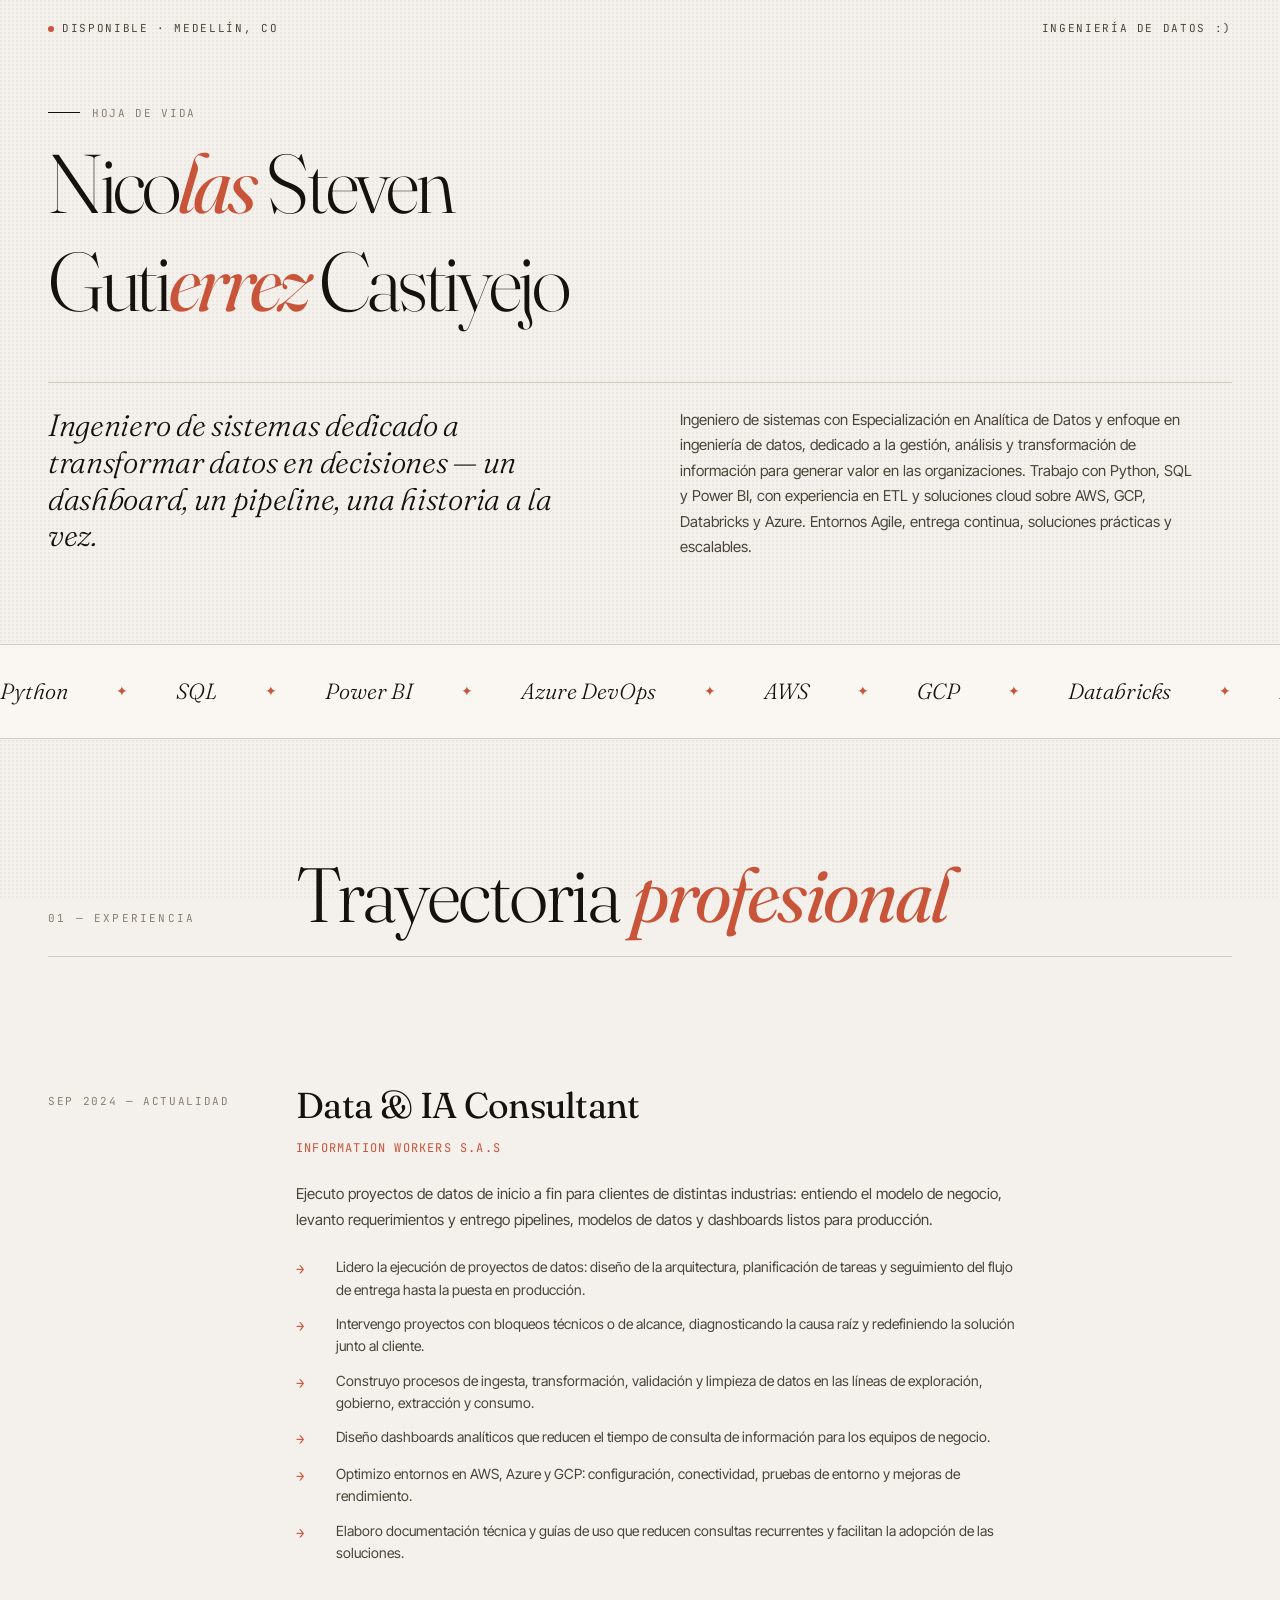
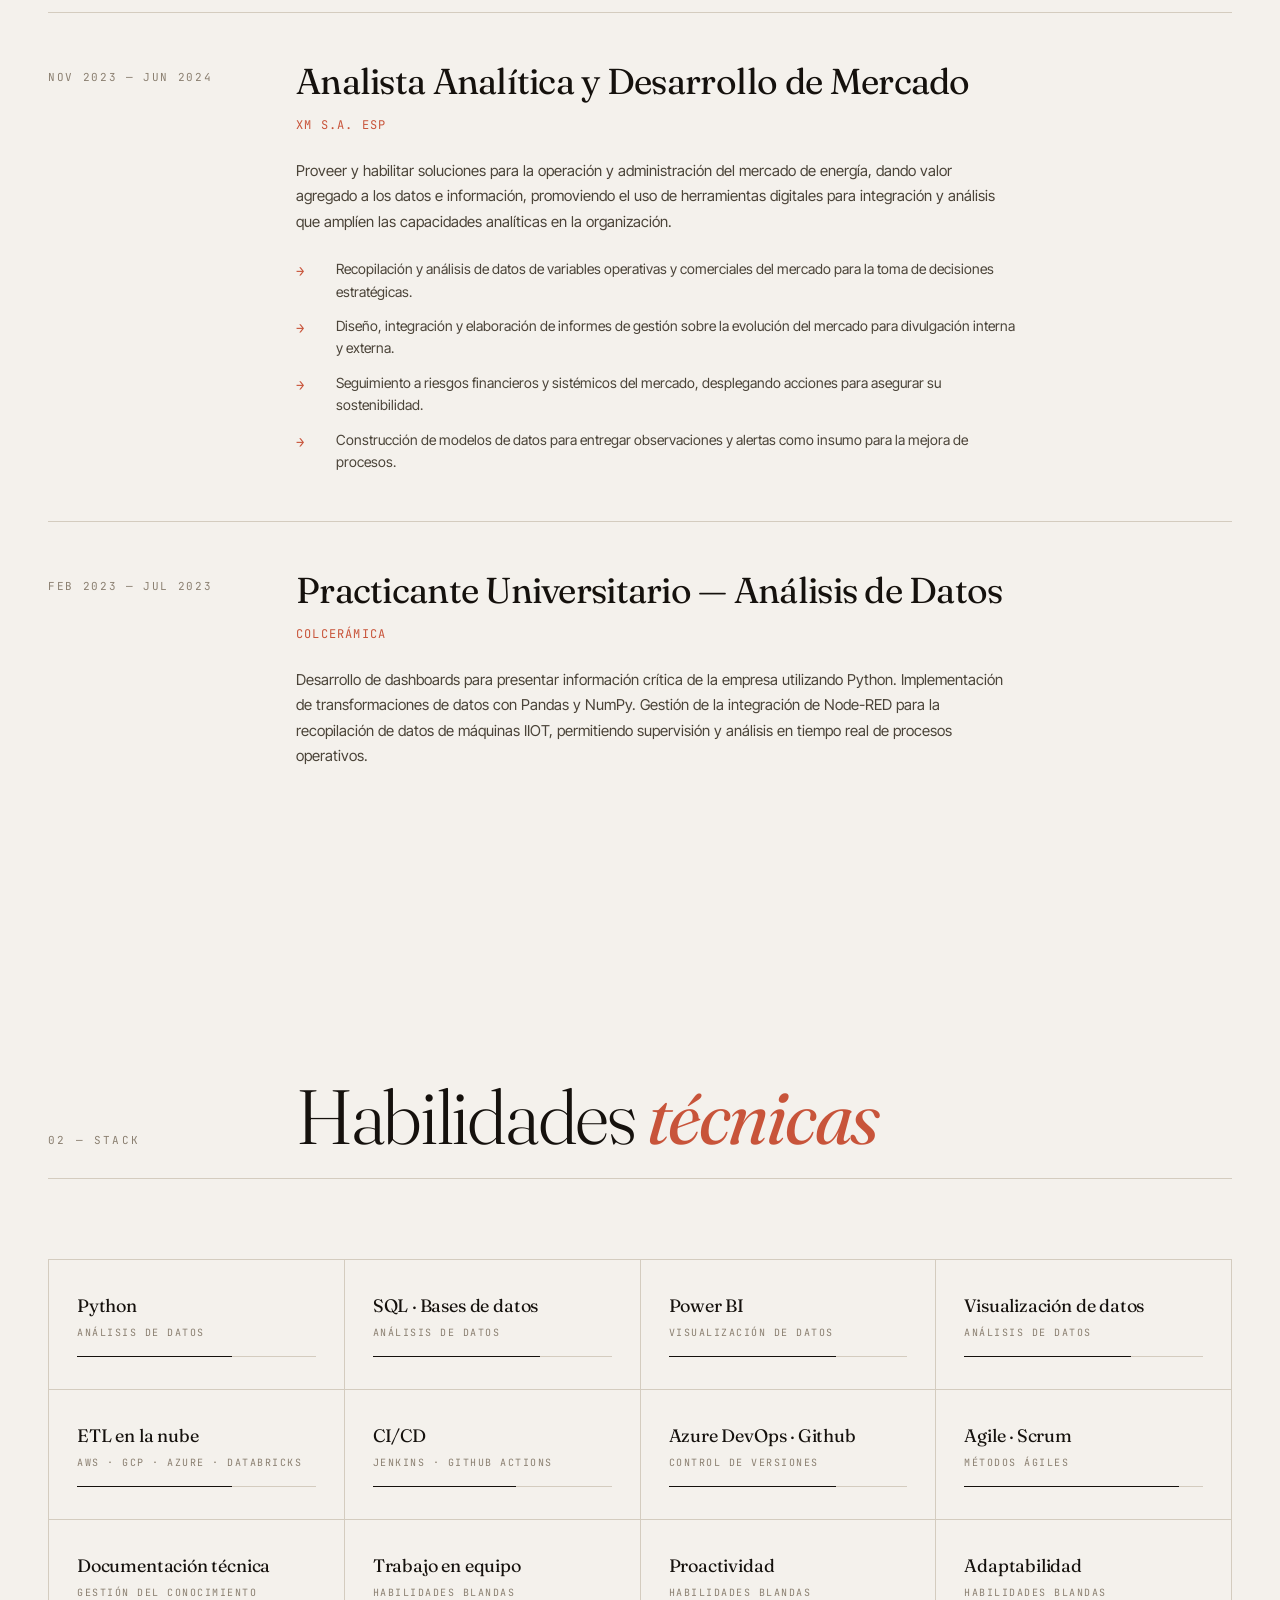
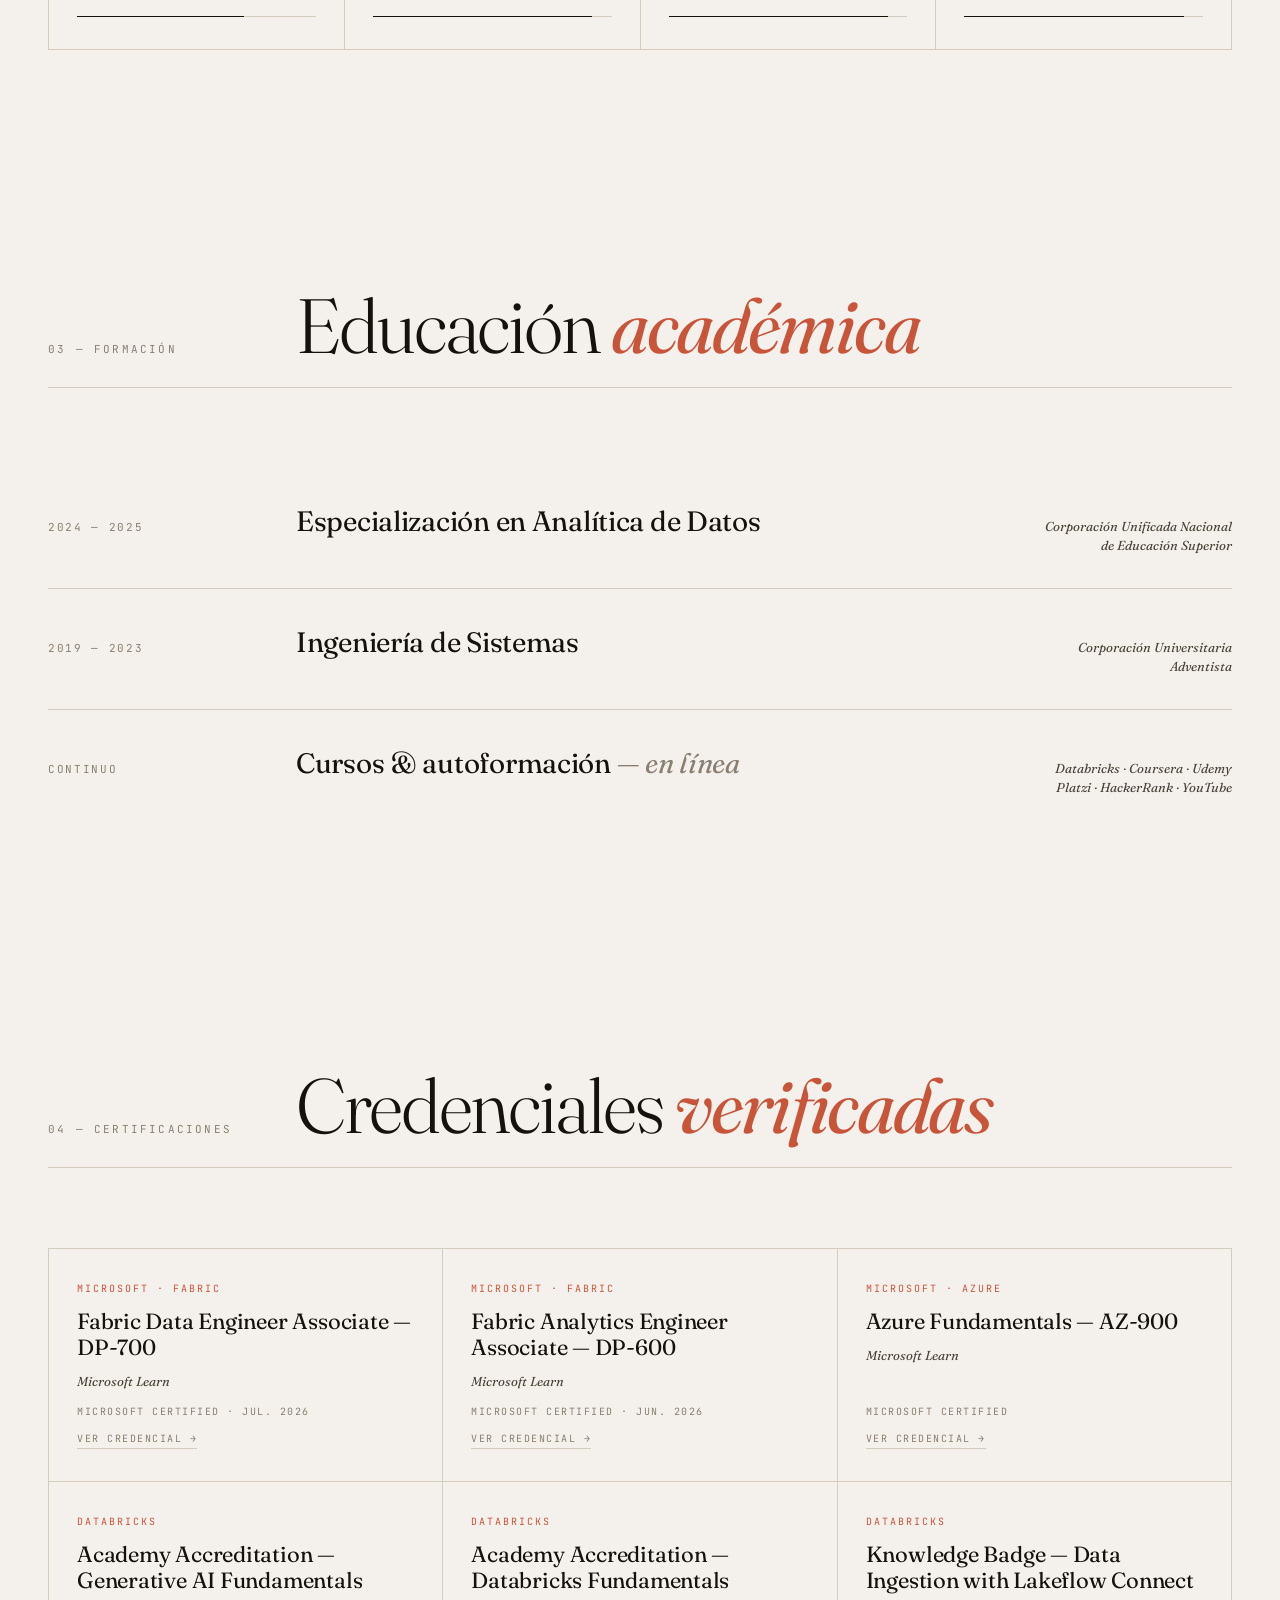
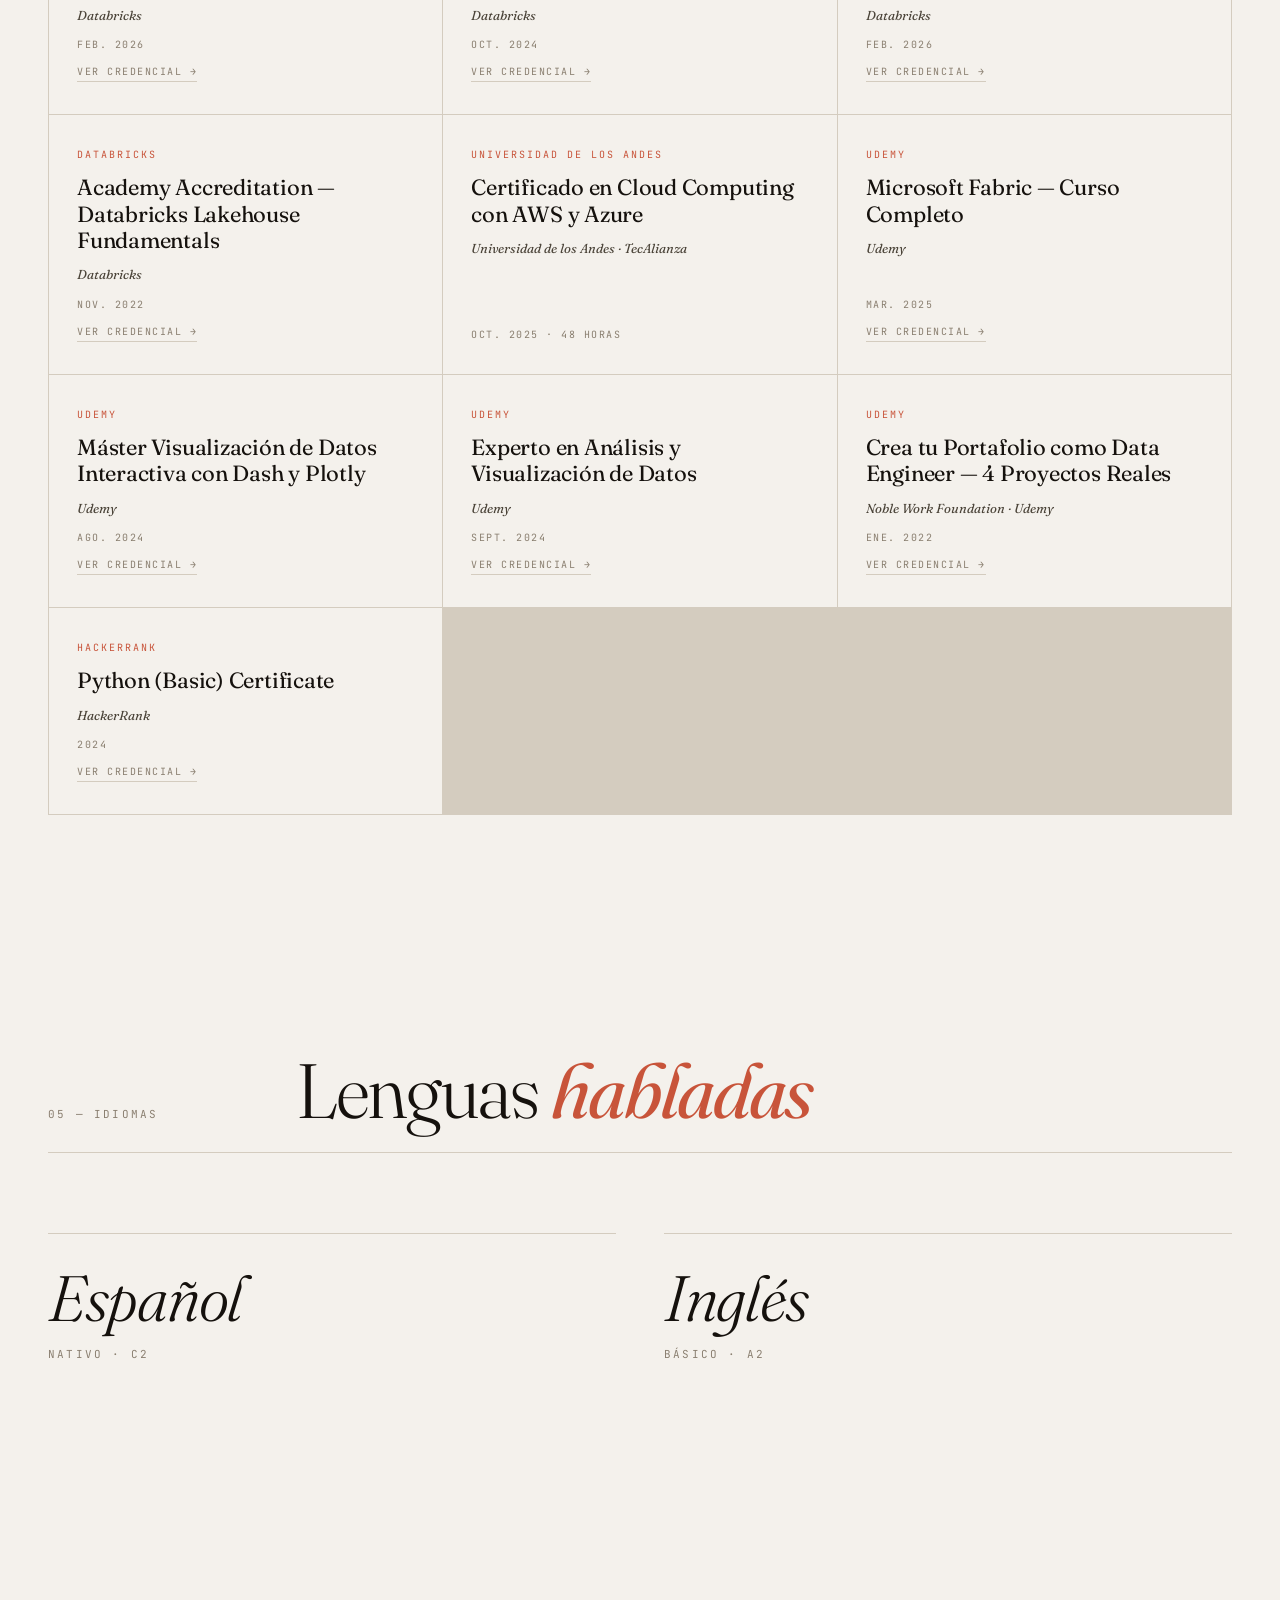
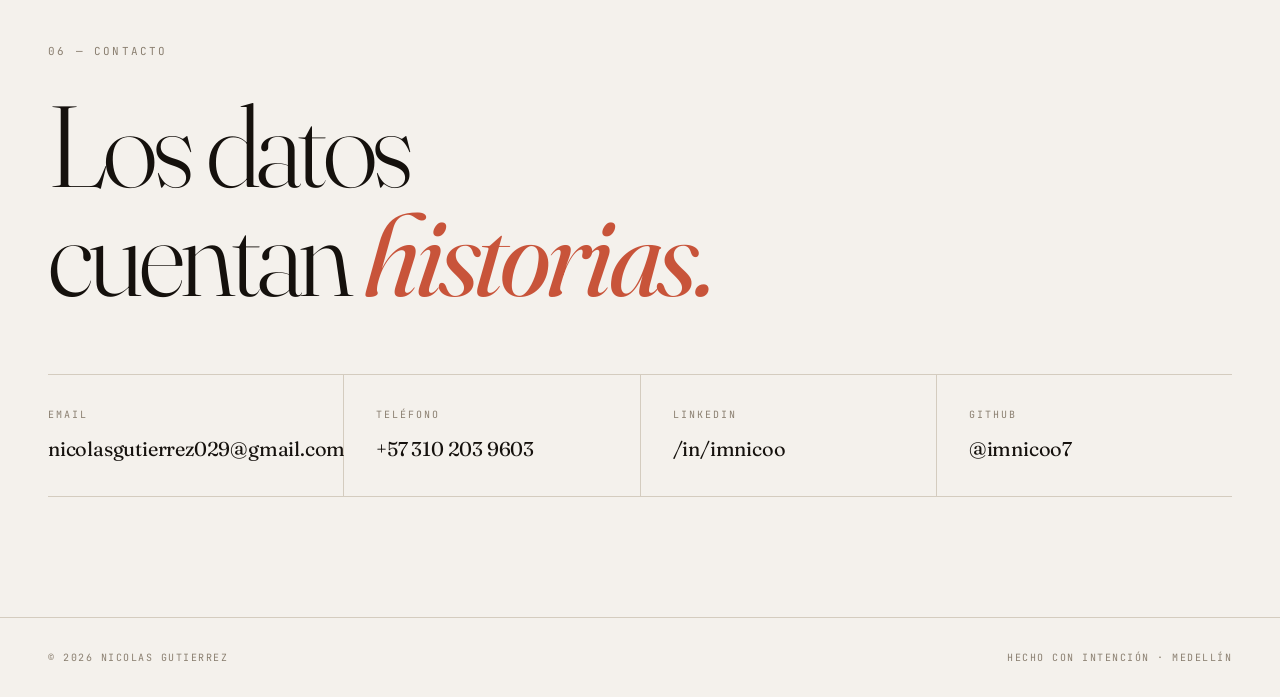
<file: index.html>
<!DOCTYPE html>
<html lang="es">
<head>
<meta charset="UTF-8">
<meta name="viewport" content="width=device-width, initial-scale=1.0">
<title>Nicolas Gutierrez — Ingeniero de Sistemas</title>
<link rel="preconnect" href="https://fonts.googleapis.com">
<link rel="preconnect" href="https://fonts.gstatic.com" crossorigin>
<link href="https://fonts.googleapis.com/css2?family=Fraunces:ital,opsz,wght@0,9..144,300;0,9..144,400;0,9..144,500;0,9..144,700;0,9..144,900;1,9..144,300;1,9..144,400&family=JetBrains+Mono:wght@300;400;500&family=Inter+Tight:wght@300;400;500;600&display=swap" rel="stylesheet">
<link rel="icon" type="image/svg+xml" href="data:image/svg+xml,%3Csvg xmlns='http://www.w3.org/2000/svg' viewBox='0 0 32 32'%3E%3Crect width='32' height='32' rx='6' fill='%23f4f1ec'/%3E%3Ccircle cx='7' cy='16' r='3' fill='%23c8543a'/%3E%3Ccircle cx='16' cy='16' r='3' fill='%2315110d'/%3E%3Ccircle cx='25' cy='16' r='3' fill='%2315110d'/%3E%3Cline x1='10' y1='16' x2='13' y2='16' stroke='%2315110d' stroke-width='1.5'/%3E%3Cline x1='19' y1='16' x2='22' y2='16' stroke='%2315110d' stroke-width='1.5'/%3E%3Cline x1='7' y1='11' x2='7' y2='13' stroke='%23c8543a' stroke-width='1.5' stroke-linecap='round'/%3E%3Cline x1='16' y1='8' x2='16' y2='13' stroke='%2315110d' stroke-width='1.5' stroke-linecap='round'/%3E%3Cline x1='25' y1='10' x2='25' y2='13' stroke='%2315110d' stroke-width='1.5' stroke-linecap='round'/%3E%3Cline x1='7' y1='19' x2='7' y2='22' stroke='%23c8543a' stroke-width='1.5' stroke-linecap='round'/%3E%3Cline x1='16' y1='19' x2='16' y2='23' stroke='%2315110d' stroke-width='1.5' stroke-linecap='round'/%3E%3Cline x1='25' y1='19' x2='25' y2='21' stroke='%2315110d' stroke-width='1.5' stroke-linecap='round'/%3E%3C/svg%3E">
<link rel="stylesheet" href="css/styles.css">
</head>
<body>

<div class="topbar">
  <div><span class="dot"></span>Disponible · Medellín, CO</div>
  <div>Ingeniería de Datos :)</div>
</div>

<main class="container">

  <!-- HERO -->
  <section class="hero">
    <div class="hero-meta">
      <div class="label">Hoja de vida</div>
    </div>

    <h1 class="hero-name">
      <span class="word"><span>Nico<em>las</em> Steven</span></span><br>
      <span class="word"><span>Guti<em>errez</em> Castiyejo</span></span>
    </h1>

    <div class="hero-tagline">
      <p class="hero-role">Ingeniero de sistemas dedicado a transformar datos en decisiones — un dashboard, un pipeline, una historia a la vez.</p>
      <p class="hero-summary">Ingeniero de sistemas con Especialización en Analítica de Datos y enfoque en ingeniería de datos, dedicado a la gestión, análisis y transformación de información para generar valor en las organizaciones. Trabajo con Python, SQL y Power BI, con experiencia en ETL y soluciones cloud sobre AWS, GCP, Databricks y Azure. Entornos Agile, entrega continua, soluciones prácticas y escalables.</p>
    </div>
  </section>

</main>

<!-- MARQUEE -->
<div class="marquee">
  <div class="marquee-track">
    <div class="marquee-group"><span>Python</span><span>SQL</span><span>Power BI</span><span>Azure DevOps</span><span>AWS</span><span>GCP</span><span>Databricks</span><span>ETL</span><span>CI/CD</span><span>Scrum</span><span>Análisis de datos</span></div>
    <div class="marquee-group" aria-hidden="true"><span>Python</span><span>SQL</span><span>Power BI</span><span>Azure DevOps</span><span>AWS</span><span>GCP</span><span>Databricks</span><span>ETL</span><span>CI/CD</span><span>Scrum</span><span>Análisis de datos</span></div>
  </div>
</div>

<main class="container">

  <!-- EXPERIENCIA -->
  <section class="section reveal">
    <div class="section-header">
      <div class="section-num">01 — Experiencia</div>
      <h2 class="section-title">Trayectoria <em>profesional</em></h2>
    </div>

    <div class="exp-item">
      <div class="exp-date">Sep 2024 — Actualidad</div>
      <div class="exp-content">
        <h3>Data & IA Consultant</h3>
        <span class="exp-company">Information Workers S.A.S</span>
        <p class="exp-desc">Ejecuto proyectos de datos de inicio a fin para clientes de distintas industrias: entiendo el modelo de negocio, levanto requerimientos y entrego pipelines, modelos de datos y dashboards listos para producción.</p>
        <ul class="exp-list">
          <li>Lidero la ejecución de proyectos de datos: diseño de la arquitectura, planificación de tareas y seguimiento del flujo de entrega hasta la puesta en producción.</li>
          <li>Intervengo proyectos con bloqueos técnicos o de alcance, diagnosticando la causa raíz y redefiniendo la solución junto al cliente.</li>
          <li>Construyo procesos de ingesta, transformación, validación y limpieza de datos en las líneas de exploración, gobierno, extracción y consumo.</li>
          <li>Diseño dashboards analíticos que reducen el tiempo de consulta de información para los equipos de negocio.</li>
          <li>Optimizo entornos en AWS, Azure y GCP: configuración, conectividad, pruebas de entorno y mejoras de rendimiento.</li>
          <li>Elaboro documentación técnica y guías de uso que reducen consultas recurrentes y facilitan la adopción de las soluciones.</li>
        </ul>
      </div>
    </div>

    <div class="exp-item">
      <div class="exp-date">Nov 2023 — Jun 2024</div>
      <div class="exp-content">
        <h3>Analista Analítica y Desarrollo de Mercado</h3>
        <span class="exp-company">XM S.A. ESP</span>
        <p class="exp-desc">Proveer y habilitar soluciones para la operación y administración del mercado de energía, dando valor agregado a los datos e información, promoviendo el uso de herramientas digitales para integración y análisis que amplíen las capacidades analíticas en la organización.</p>
        <ul class="exp-list">
          <li>Recopilación y análisis de datos de variables operativas y comerciales del mercado para la toma de decisiones estratégicas.</li>
          <li>Diseño, integración y elaboración de informes de gestión sobre la evolución del mercado para divulgación interna y externa.</li>
          <li>Seguimiento a riesgos financieros y sistémicos del mercado, desplegando acciones para asegurar su sostenibilidad.</li>
          <li>Construcción de modelos de datos para entregar observaciones y alertas como insumo para la mejora de procesos.</li>
        </ul>
      </div>
    </div>

    <div class="exp-item">
      <div class="exp-date">Feb 2023 — Jul 2023</div>
      <div class="exp-content">
        <h3>Practicante Universitario — Análisis de Datos</h3>
        <span class="exp-company">Colcerámica</span>
        <p class="exp-desc">Desarrollo de dashboards para presentar información crítica de la empresa utilizando Python. Implementación de transformaciones de datos con Pandas y NumPy. Gestión de la integración de Node-RED para la recopilación de datos de máquinas IIOT, permitiendo supervisión y análisis en tiempo real de procesos operativos.</p>
      </div>
    </div>
  </section>

  <!-- HABILIDADES -->
  <section class="section reveal">
    <div class="section-header">
      <div class="section-num">02 — Stack</div>
      <h2 class="section-title">Habilidades <em>técnicas</em></h2>
    </div>

    <div class="skills-grid">
      <div class="skill-cell">
        <div class="skill-name">Python</div>
        <div class="skill-level">Análisis de datos</div>
        <div class="skill-bar" style="--w: 65%"></div>
      </div>
      <div class="skill-cell">
        <div class="skill-name">SQL · Bases de datos</div>
        <div class="skill-level">Análisis de datos</div>
        <div class="skill-bar" style="--w: 70%"></div>
      </div>
      <div class="skill-cell">
        <div class="skill-name">Power BI</div>
        <div class="skill-level">Visualización de datos</div>
        <div class="skill-bar" style="--w: 70%"></div>
      </div>
      <div class="skill-cell">
        <div class="skill-name">Visualización de datos</div>
        <div class="skill-level">Análisis de datos</div>
        <div class="skill-bar" style="--w: 70%"></div>
      </div>
      <div class="skill-cell">
        <div class="skill-name">ETL en la nube</div>
        <div class="skill-level">AWS · GCP · Azure · Databricks</div>
        <div class="skill-bar" style="--w: 65%"></div>
      </div>
      <div class="skill-cell">
        <div class="skill-name">CI/CD</div>
        <div class="skill-level">Jenkins · GitHub Actions</div>
        <div class="skill-bar" style="--w: 60%"></div>
      </div>
      <div class="skill-cell">
        <div class="skill-name">Azure DevOps · Github</div>
        <div class="skill-level">Control de versiones</div>
        <div class="skill-bar" style="--w: 70%"></div>
      </div>
      <div class="skill-cell">
        <div class="skill-name">Agile · Scrum</div>
        <div class="skill-level">Métodos ágiles</div>
        <div class="skill-bar" style="--w: 90%"></div>
      </div>
      <div class="skill-cell">
        <div class="skill-name">Documentación técnica</div>
        <div class="skill-level">Gestión del conocimiento</div>
        <div class="skill-bar" style="--w: 70%"></div>
      </div>
      <div class="skill-cell">
        <div class="skill-name">Trabajo en equipo</div>
        <div class="skill-level">Habilidades blandas</div>
        <div class="skill-bar" style="--w: 92%"></div>
      </div>
      <div class="skill-cell">
        <div class="skill-name">Proactividad</div>
        <div class="skill-level">Habilidades blandas</div>
        <div class="skill-bar" style="--w: 92%"></div>
      </div>
      <div class="skill-cell">
        <div class="skill-name">Adaptabilidad</div>
        <div class="skill-level">Habilidades blandas</div>
        <div class="skill-bar" style="--w: 92%"></div>
      </div>
    </div>
  </section>

  <!-- EDUCACIÓN -->
  <section class="section reveal">
    <div class="section-header">
      <div class="section-num">03 — Formación</div>
      <h2 class="section-title">Educación <em>académica</em></h2>
    </div>

    <div class="edu-item">
      <div class="edu-date">2024 — 2025</div>
      <div class="edu-title">Especialización en Analítica de Datos</div>
      <div class="edu-place">Corporación Unificada Nacional<br>de Educación Superior</div>
    </div>

    <div class="edu-item">
      <div class="edu-date">2019 — 2023</div>
      <div class="edu-title">Ingeniería de Sistemas</div>
      <div class="edu-place">Corporación Universitaria<br>Adventista</div>
    </div>

    <div class="edu-item">
      <div class="edu-date">Continuo</div>
      <div class="edu-title">Cursos & autoformación <em style="font-style:italic;color:var(--ink-mute)">— en línea</em></div>
      <div class="edu-place">Databricks · Coursera · Udemy<br>Platzi · HackerRank · YouTube</div>
    </div>
  </section>

  <!-- CERTIFICACIONES -->
  <section class="section reveal">
    <div class="section-header">
      <div class="section-num">04 — Certificaciones</div>
      <h2 class="section-title">Credenciales <em>verificadas</em></h2>
    </div>

    <div class="cert-grid">

      <!-- MICROSOFT -->
      <div class="cert-card">
        <div class="cert-badge">Microsoft · Fabric</div>
        <div class="cert-name">Fabric Data Engineer Associate — DP-700</div>
        <div class="cert-issuer">Microsoft Learn</div>
        <div class="cert-date">Microsoft Certified · jul. 2026</div>
        <a href="https://learn.microsoft.com/api/credentials/share/es-es/NicolasStevenGutierrezCastiyejo-0714/9060F02AD072DCBE?sharingId=BA4A4556594C4DC" target="_blank" rel="noopener" class="cert-link">Ver credencial →</a>
      </div>

      <div class="cert-card">
        <div class="cert-badge">Microsoft · Fabric</div>
        <div class="cert-name">Fabric Analytics Engineer Associate — DP-600</div>
        <div class="cert-issuer">Microsoft Learn</div>
        <div class="cert-date">Microsoft Certified · jun. 2026</div>
        <a href="https://learn.microsoft.com/api/credentials/share/es-es/NicolasStevenGutierrezCastiyejo-0714/D7311409AC59631D?sharingId=BA4A4556594C4DC" target="_blank" rel="noopener" class="cert-link">Ver credencial →</a>
      </div>

      <div class="cert-card">
        <div class="cert-badge">Microsoft · Azure</div>
        <div class="cert-name">Azure Fundamentals — AZ-900</div>
        <div class="cert-issuer">Microsoft Learn</div>
        <div class="cert-date">Microsoft Certified</div>
        <a href="https://learn.microsoft.com/api/credentials/share/es-es/NicolasStevenGutierrezCastiyejo-0714/F89F4534A190D81F?sharingId=BA4A4556594C4DC" target="_blank" rel="noopener" class="cert-link">Ver credencial →</a>
      </div>

      <!-- DATABRICKS -->
      <div class="cert-card">
        <div class="cert-badge">Databricks</div>
        <div class="cert-name">Academy Accreditation — Generative AI Fundamentals</div>
        <div class="cert-issuer">Databricks</div>
        <div class="cert-date">feb. 2026</div>
        <a href="https://credentials.databricks.com/278da930-ce15-43fa-a18f-56d2103cfd70#acc.fJoxVMtT" target="_blank" rel="noopener" class="cert-link">Ver credencial →</a>
      </div>

      <div class="cert-card">
        <div class="cert-badge">Databricks</div>
        <div class="cert-name">Academy Accreditation — Databricks Fundamentals</div>
        <div class="cert-issuer">Databricks</div>
        <div class="cert-date">oct. 2024</div>
        <a href="https://credentials.databricks.com/2879bace-34c5-4e19-9ced-e2d919d57bc7#acc.MlI2JYQv" target="_blank" rel="noopener" class="cert-link">Ver credencial →</a>
      </div>

      <div class="cert-card">
        <div class="cert-badge">Databricks</div>
        <div class="cert-name">Knowledge Badge — Data Ingestion with Lakeflow Connect</div>
        <div class="cert-issuer">Databricks</div>
        <div class="cert-date">feb. 2026</div>
        <a href="https://credentials.databricks.com/8d6e3695-f6ca-427c-b44b-81f024a75594#acc.4tvnxpkr" target="_blank" rel="noopener" class="cert-link">Ver credencial →</a>
      </div>

      <div class="cert-card">
        <div class="cert-badge">Databricks</div>
        <div class="cert-name">Academy Accreditation — Databricks Lakehouse Fundamentals</div>
        <div class="cert-issuer">Databricks</div>
        <div class="cert-date">nov. 2022</div>
        <a href="https://credentials.databricks.com/769e39ca-26b9-4f20-9900-2ee3e2a3eada#acc.WbqpYwuU" target="_blank" rel="noopener" class="cert-link">Ver credencial →</a>
      </div>

      <!-- UNIVERSIDAD DE LOS ANDES -->
      <div class="cert-card">
        <div class="cert-badge">Universidad de los Andes</div>
        <div class="cert-name">Certificado en Cloud Computing con AWS y Azure</div>
        <div class="cert-issuer">Universidad de los Andes · TecAlianza</div>
        <div class="cert-date">oct. 2025 · 48 horas</div>
      </div>

      <!-- UDEMY -->
      <div class="cert-card">
        <div class="cert-badge">Udemy</div>
        <div class="cert-name">Microsoft Fabric — Curso Completo</div>
        <div class="cert-issuer">Udemy</div>
        <div class="cert-date">mar. 2025</div>
        <a href="https://www.udemy.com/certificate/UC-4211c01f-fd02-44b3-991c-e66504403eae/" target="_blank" rel="noopener" class="cert-link">Ver credencial →</a>
      </div>

      <div class="cert-card">
        <div class="cert-badge">Udemy</div>
        <div class="cert-name">Máster Visualización de Datos Interactiva con Dash y Plotly</div>
        <div class="cert-issuer">Udemy</div>
        <div class="cert-date">ago. 2024</div>
        <a href="https://www.udemy.com/certificate/UC-d29ecbe5-93d8-483a-b9b3-65ceb8c52686/" target="_blank" rel="noopener" class="cert-link">Ver credencial →</a>
      </div>

      <div class="cert-card">
        <div class="cert-badge">Udemy</div>
        <div class="cert-name">Experto en Análisis y Visualización de Datos</div>
        <div class="cert-issuer">Udemy</div>
        <div class="cert-date">sept. 2024</div>
        <a href="https://www.udemy.com/certificate/UC-c8a6a17e-8453-457a-a189-7966e2ccea8b/" target="_blank" rel="noopener" class="cert-link">Ver credencial →</a>
      </div>

      <div class="cert-card">
        <div class="cert-badge">Udemy</div>
        <div class="cert-name">Crea tu Portafolio como Data Engineer — 4 Proyectos Reales</div>
        <div class="cert-issuer">Noble Work Foundation · Udemy</div>
        <div class="cert-date">ene. 2022</div>
        <a href="https://www.udemy.com/certificate/UC-5b56d257-23b0-40fe-ad22-462c0ef92cad/" target="_blank" rel="noopener" class="cert-link">Ver credencial →</a>
      </div>

      <div class="cert-card">
        <div class="cert-badge">HackerRank</div>
        <div class="cert-name">Python (Basic) Certificate</div>
        <div class="cert-issuer">HackerRank</div>
        <div class="cert-date">2024</div>
        <a href="https://www.hackerrank.com/certificates/661e37184f4c" target="_blank" rel="noopener" class="cert-link">Ver credencial →</a>
      </div>

    </div>
  </section>

  <!-- IDIOMAS -->
  <section class="section reveal">
    <div class="section-header">
      <div class="section-num">05 — Idiomas</div>
      <h2 class="section-title">Lenguas <em>habladas</em></h2>
    </div>

    <div class="lang-row">
      <div class="lang-card">
        <div class="lang-name">Español</div>
        <div class="lang-level">Nativo · C2</div>
      </div>
      <div class="lang-card">
        <div class="lang-name">Inglés</div>
        <div class="lang-level">Básico · A2</div>
      </div>
    </div>
  </section>

</main>

<!-- CONTACTO -->
<section class="contact">
  <div class="container">
    <div class="reveal">
      <div class="section-num" style="margin-bottom: 32px;">06 — Contacto</div>
      <h2 class="contact-headline">Los datos<br>cuentan <em>historias.</em></h2>
    </div>

    <div class="contact-grid reveal">
      <div class="contact-cell">
        <div class="contact-label">Email</div>
        <a href="mailto:nicolasgutierrez029@gmail.com" class="contact-value">nicolasgutierrez029@gmail.com</a>
      </div>
      <div class="contact-cell">
        <div class="contact-label">Teléfono</div>
        <a href="tel:+573102039603" class="contact-value">+57 310 203 9603</a>
      </div>
      <div class="contact-cell">
        <div class="contact-label">LinkedIn</div>
        <a href="https://www.linkedin.com/in/imnicoo/" target="_blank" rel="noopener" class="contact-value">/in/imnicoo</a>
      </div>
      <div class="contact-cell">
        <div class="contact-label">GitHub</div>
        <a href="https://github.com/imnicoo7" target="_blank" rel="noopener" class="contact-value">@imnicoo7</a>
      </div>
    </div>
  </div>
</section>

<footer>
  <div>© 2026 Nicolas Gutierrez</div>
  <div>Hecho con intención · Medellín</div>
</footer>

<script src="js/main.js"></script>

</body>
</file>
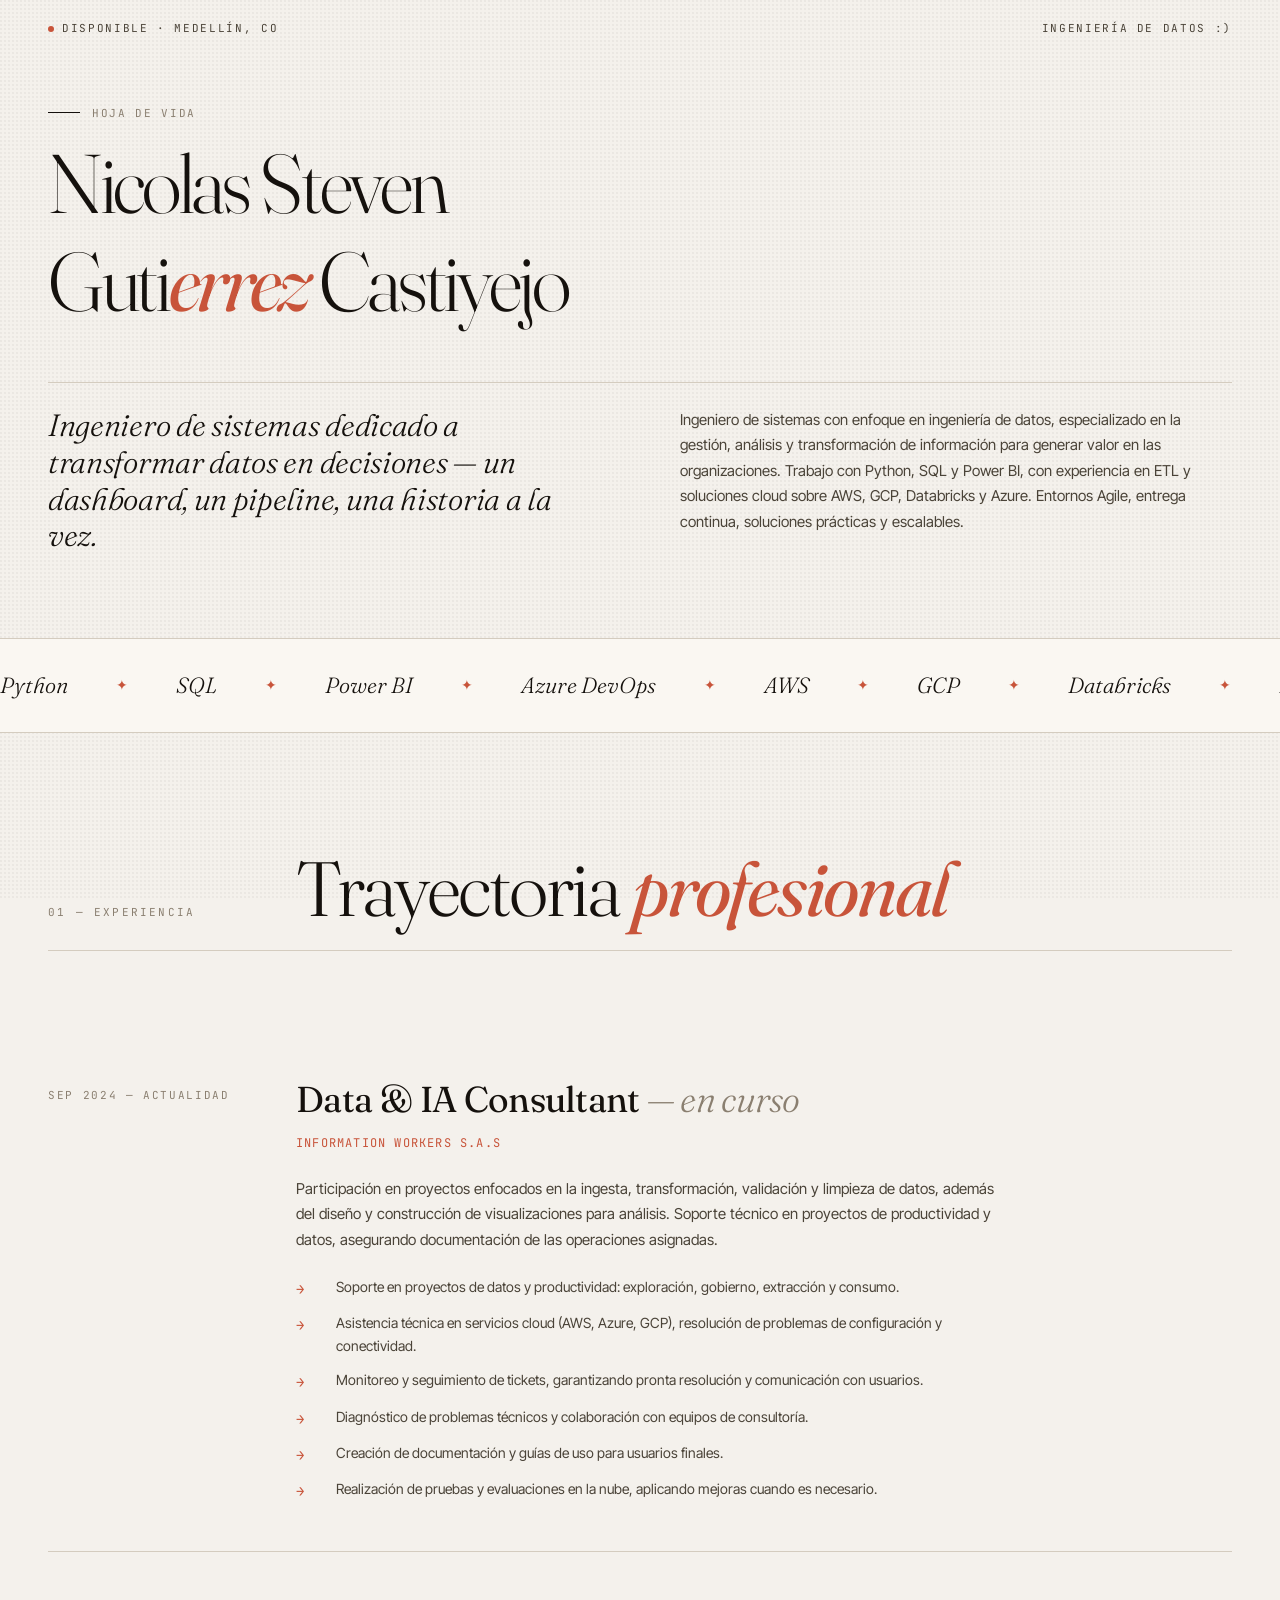
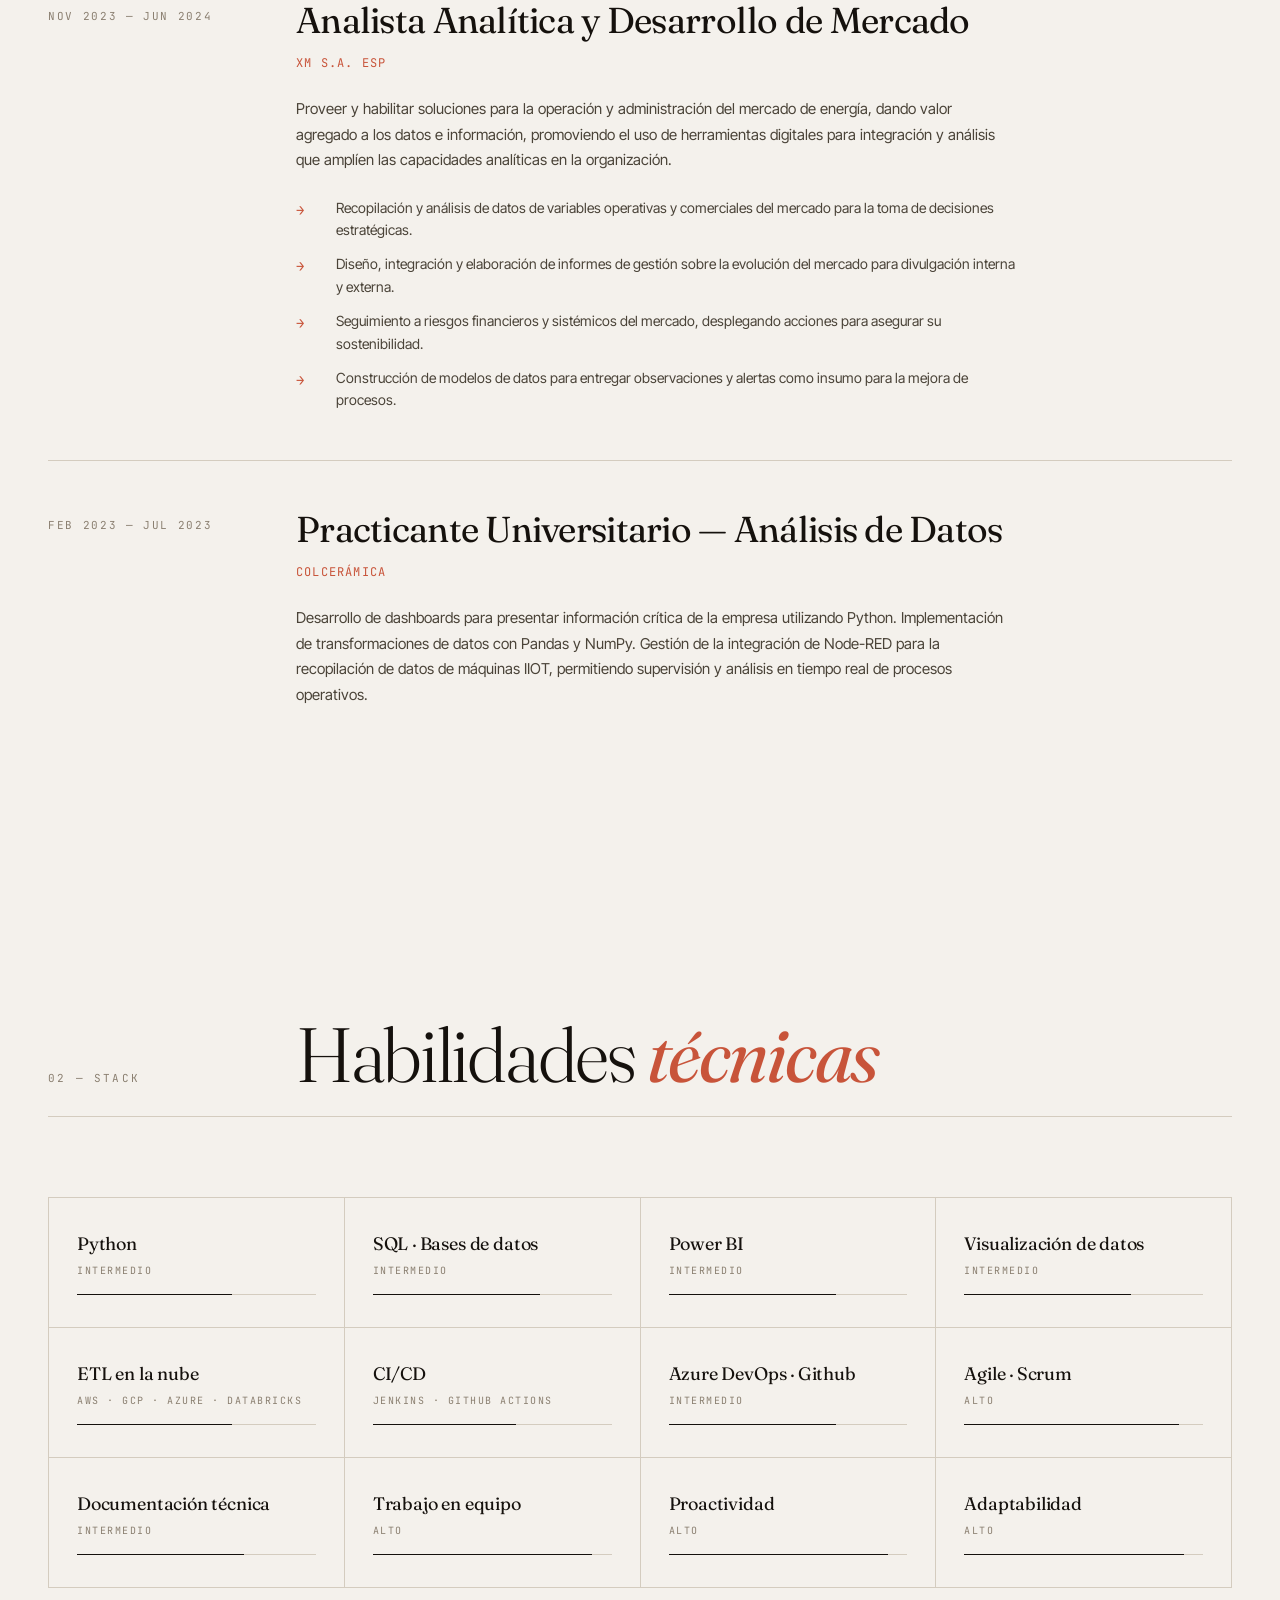
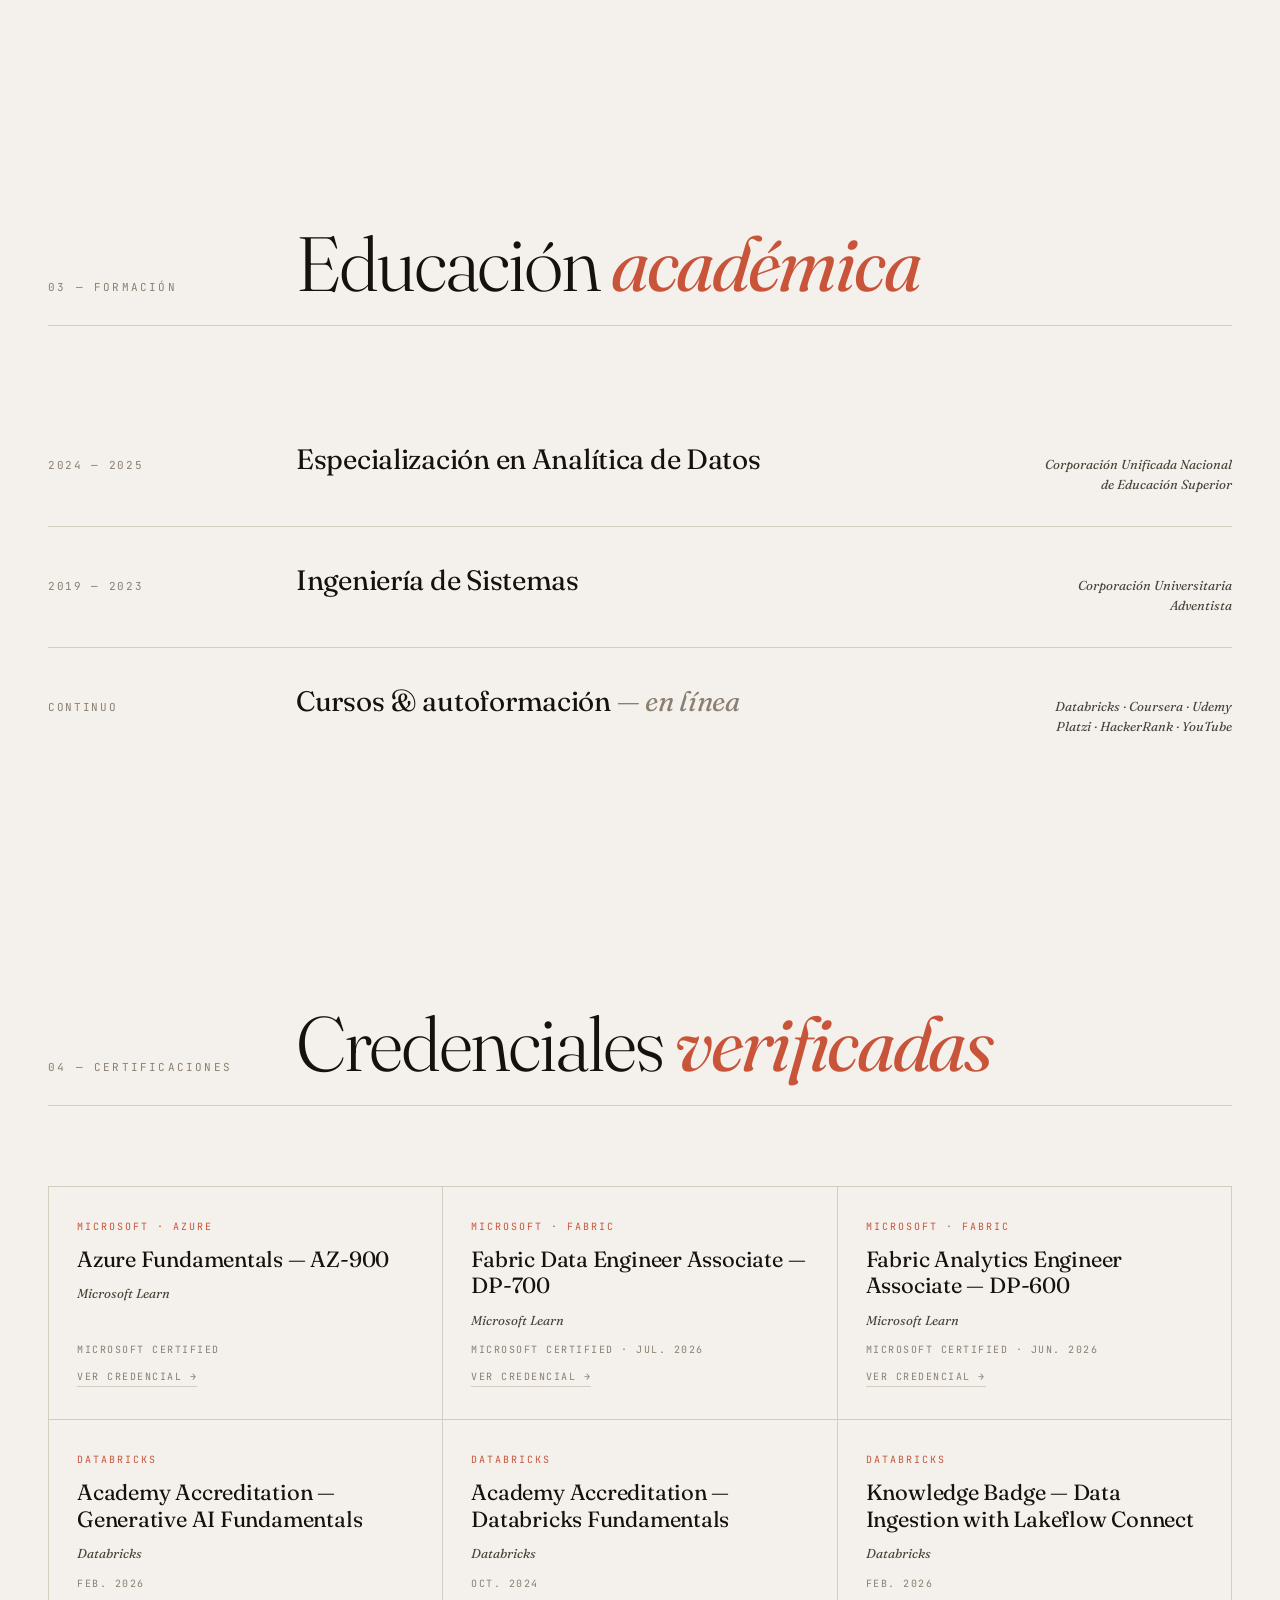
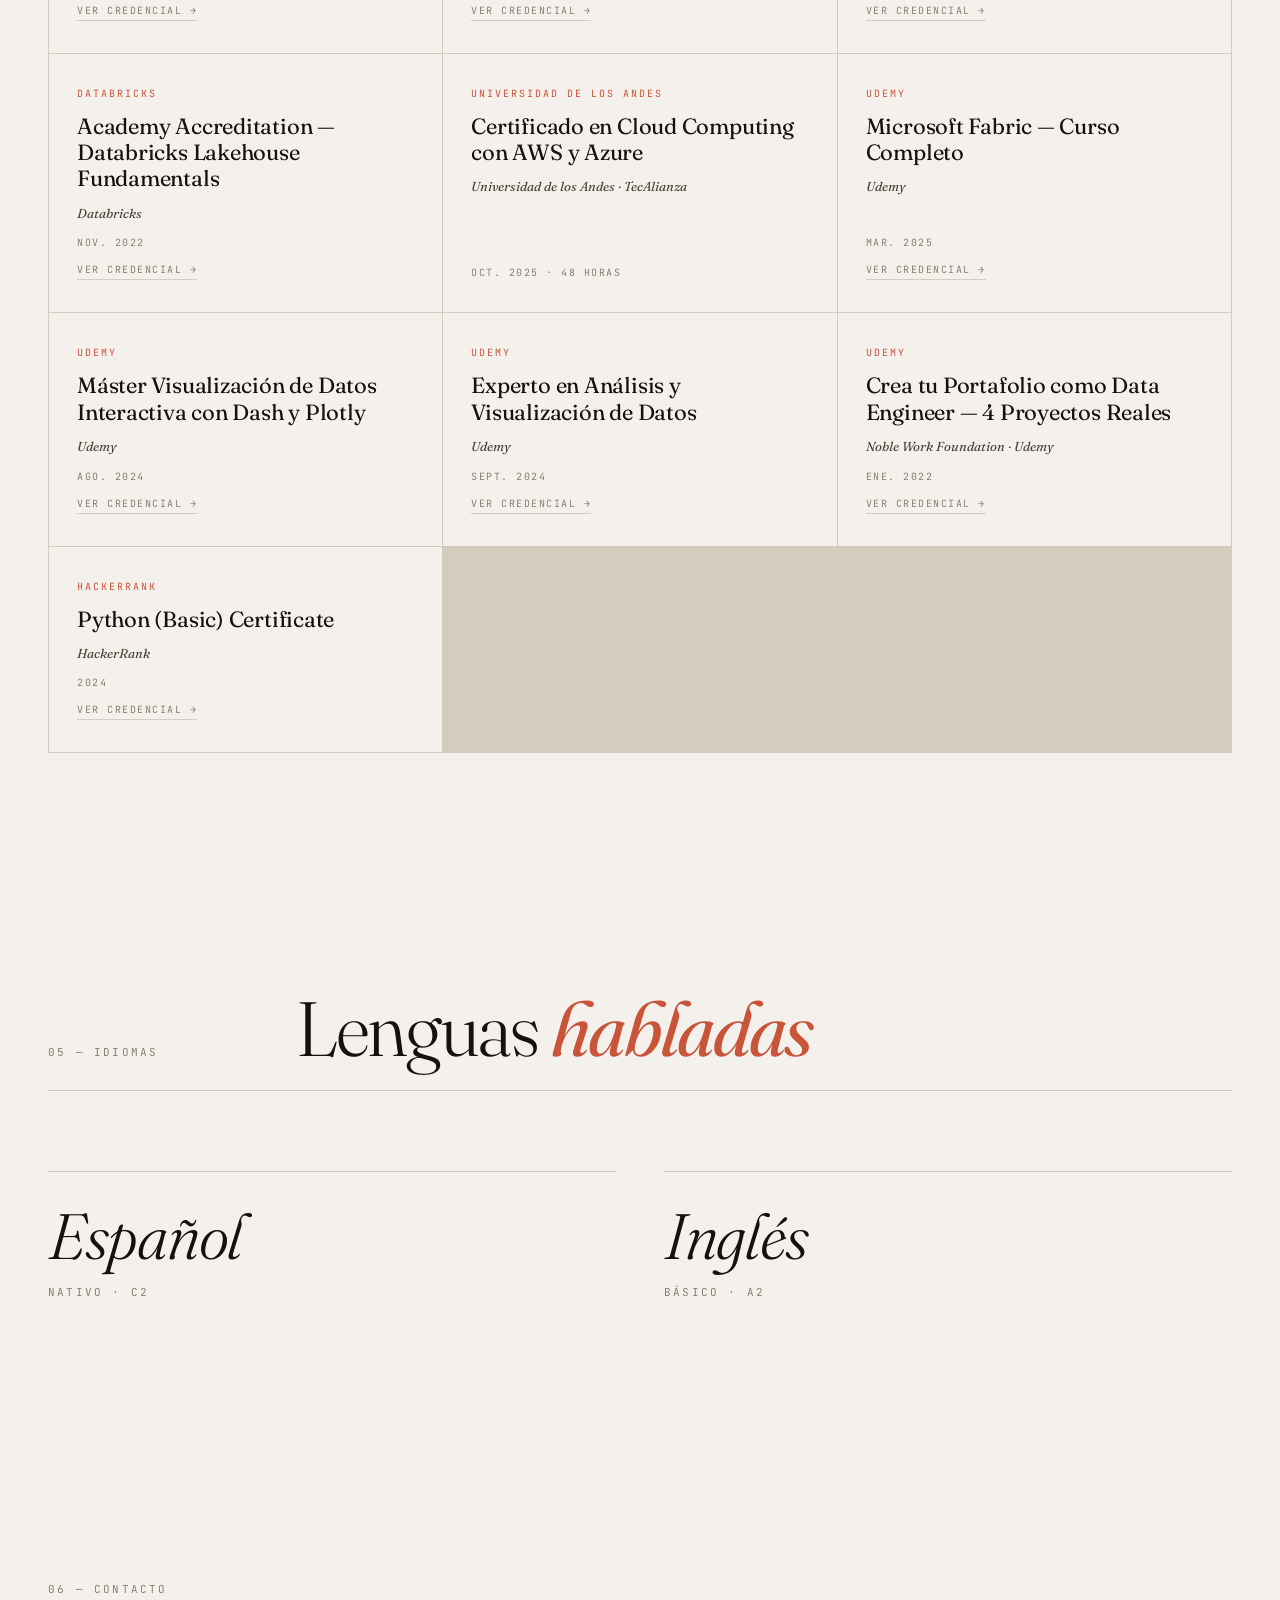
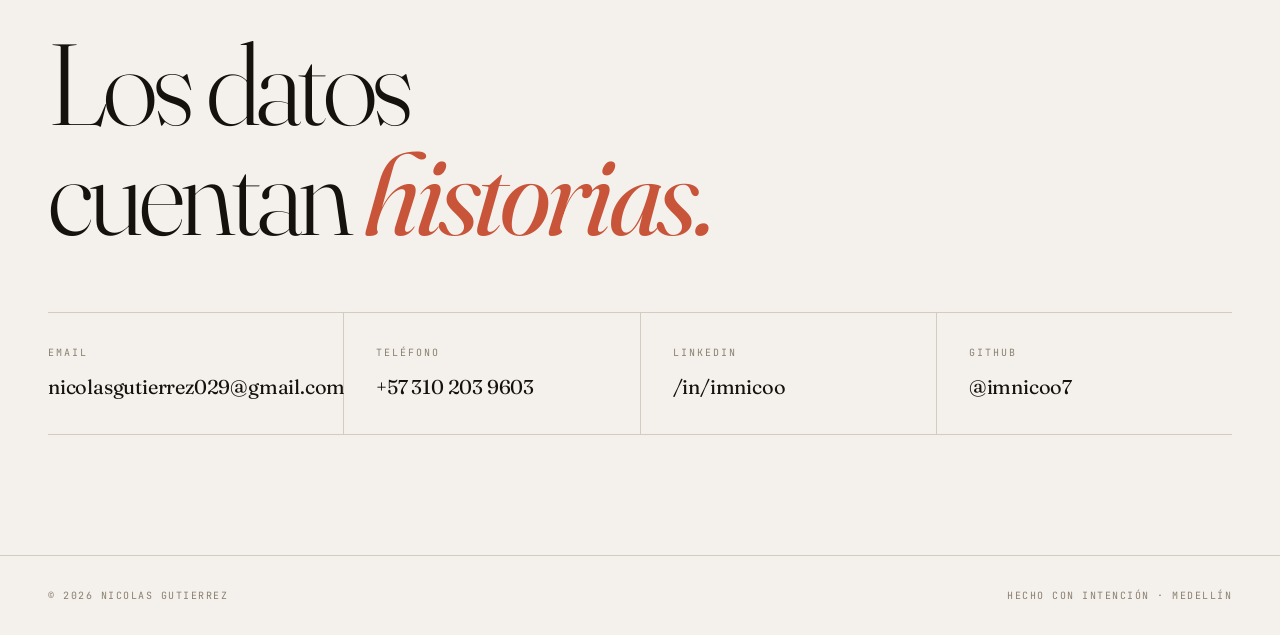
<file: cv-nicolas-gutierrez.html>
<!DOCTYPE html>
<html lang="es">
<head>
<meta charset="UTF-8">
<meta name="viewport" content="width=device-width, initial-scale=1.0">
<title>Nicolas Gutierrez — Ingeniero de Sistemas</title>
<link rel="preconnect" href="https://fonts.googleapis.com">
<link rel="preconnect" href="https://fonts.gstatic.com" crossorigin>
<link href="https://fonts.googleapis.com/css2?family=Fraunces:ital,opsz,wght@0,9..144,300;0,9..144,400;0,9..144,500;0,9..144,700;0,9..144,900;1,9..144,300;1,9..144,400&family=JetBrains+Mono:wght@300;400;500&family=Inter+Tight:wght@300;400;500;600&display=swap" rel="stylesheet">
<link rel="icon" type="image/svg+xml" href="data:image/svg+xml,%3Csvg xmlns='http://www.w3.org/2000/svg' viewBox='0 0 32 32'%3E%3Crect width='32' height='32' rx='6' fill='%23f4f1ec'/%3E%3Ccircle cx='7' cy='16' r='3' fill='%23c8543a'/%3E%3Ccircle cx='16' cy='16' r='3' fill='%2315110d'/%3E%3Ccircle cx='25' cy='16' r='3' fill='%2315110d'/%3E%3Cline x1='10' y1='16' x2='13' y2='16' stroke='%2315110d' stroke-width='1.5'/%3E%3Cline x1='19' y1='16' x2='22' y2='16' stroke='%2315110d' stroke-width='1.5'/%3E%3Cline x1='7' y1='11' x2='7' y2='13' stroke='%23c8543a' stroke-width='1.5' stroke-linecap='round'/%3E%3Cline x1='16' y1='8' x2='16' y2='13' stroke='%2315110d' stroke-width='1.5' stroke-linecap='round'/%3E%3Cline x1='25' y1='10' x2='25' y2='13' stroke='%2315110d' stroke-width='1.5' stroke-linecap='round'/%3E%3Cline x1='7' y1='19' x2='7' y2='22' stroke='%23c8543a' stroke-width='1.5' stroke-linecap='round'/%3E%3Cline x1='16' y1='19' x2='16' y2='23' stroke='%2315110d' stroke-width='1.5' stroke-linecap='round'/%3E%3Cline x1='25' y1='19' x2='25' y2='21' stroke='%2315110d' stroke-width='1.5' stroke-linecap='round'/%3E%3C/svg%3E">
<style>
  :root {
    --bg: #f4f1ec;
    --bg-deep: #ebe6df;
    --ink: #15110d;
    --ink-soft: #4a4338;
    --ink-mute: #8a7f70;
    --line: #d4ccbf;
    --accent: #c8543a;
    --paper: #faf7f2;
  }

  * {
    margin: 0;
    padding: 0;
    box-sizing: border-box;
  }

  ::selection {
    background: var(--ink);
    color: var(--bg);
  }

  html {
    scroll-behavior: smooth;
  }

  body {
    background: var(--bg);
    color: var(--ink);
    font-family: 'Inter Tight', sans-serif;
    font-weight: 400;
    line-height: 1.5;
    overflow-x: hidden;
    -webkit-font-smoothing: antialiased;
    cursor: default;
  }

  /* Subtle grain overlay */
  body::before {
    content: '';
    position: fixed;
    inset: 0;
    background-image:
      radial-gradient(circle at 1px 1px, rgba(21, 17, 13, 0.04) 1px, transparent 0);
    background-size: 4px 4px;
    pointer-events: none;
    z-index: 1;
    mix-blend-mode: multiply;
  }

  .container {
    max-width: 1280px;
    margin: 0 auto;
    padding: 0 48px;
    position: relative;
    z-index: 2;
  }

  /* ============ TOP BAR ============ */
  .topbar {
    display: flex;
    justify-content: space-between;
    align-items: center;
    padding: 20px 48px;
    max-width: 1280px;
    margin: 0 auto;
    position: relative;
    z-index: 10;
    font-family: 'JetBrains Mono', monospace;
    font-size: 11px;
    text-transform: uppercase;
    letter-spacing: 0.15em;
    color: var(--ink-soft);
    animation: fadeIn 1s ease 0.2s both;
  }

  .topbar .dot {
    display: inline-block;
    width: 6px;
    height: 6px;
    border-radius: 50%;
    background: var(--accent);
    margin-right: 8px;
    animation: pulse 2.4s ease-in-out infinite;
    vertical-align: middle;
  }

  @keyframes pulse {
    0%, 100% { opacity: 1; transform: scale(1); }
    50% { opacity: 0.4; transform: scale(0.85); }
  }

  /* ============ HERO ============ */
  .hero {
    padding: 48px 0 40px;
    position: relative;
  }

  .hero-meta {
    display: grid;
    grid-template-columns: 1fr auto;
    gap: 24px;
    align-items: end;
    margin-bottom: 24px;
    font-family: 'JetBrains Mono', monospace;
    font-size: 11px;
    text-transform: uppercase;
    letter-spacing: 0.15em;
    color: var(--ink-mute);
    animation: slideUp 1s ease 0.4s both;
  }

  .hero-meta .label {
    display: flex;
    align-items: center;
    gap: 12px;
  }

  .hero-meta .label::before {
    content: '';
    width: 32px;
    height: 1px;
    background: var(--ink);
  }

  .hero-name {
    font-family: 'Fraunces', serif;
    font-weight: 300;
    font-size: clamp(44px, 6.5vw, 160px);
    line-height: 0.92;
    letter-spacing: -0.04em;
    color: var(--ink);
    margin-bottom: 32px;
    font-variation-settings: "opsz" 144;
  }

  .hero-name .word {
    display: inline-block;
    overflow: hidden;
    padding-right: .4em;
    padding-bottom: .16em;
  }

  .hero-name .word span {
    display: inline-block;
    animation: revealUp 1.2s cubic-bezier(0.22, 1, 0.36, 1) both;
  }

  .hero-name .word:nth-child(1) span { animation-delay: 0.5s; }
  .hero-name .word:nth-child(2) span { animation-delay: 0.65s; }

  .hero-name em {
    font-style: italic;
    font-weight: 400;
    color: var(--accent);
  }

  @keyframes revealUp {
    from { transform: translateY(110%); }
    to { transform: translateY(0); }
  }

  .hero-tagline {
    display: grid;
    grid-template-columns: 1fr 1fr;
    gap: 80px;
    align-items: start;
    margin-top: 40px;
    padding-top: 24px;
    border-top: 1px solid var(--line);
    animation: fadeIn 1s ease 1.2s both;
  }

  .hero-role {
    font-family: 'Fraunces', serif;
    font-style: italic;
    font-weight: 300;
    font-size: clamp(20px, 2.4vw, 32px);
    line-height: 1.2;
    color: var(--ink);
    letter-spacing: -0.01em;
  }

  .hero-summary {
    font-size: 15px;
    line-height: 1.7;
    color: var(--ink-soft);
    max-width: 520px;
    font-weight: 400;
  }

  /* Marquee */
  .marquee {
    border-top: 1px solid var(--line);
    border-bottom: 1px solid var(--line);
    overflow: hidden;
    padding: 30px 0;
    margin-top: 44px;
    background: var(--paper);
    position: relative;
    z-index: 2;
    animation: fadeIn 1s ease 1.4s both;
  }

  .marquee-track {
    display: flex;
    gap: 48px;
    white-space: nowrap;
    animation: scroll 7s linear infinite;
    font-family: 'Fraunces', serif;
    font-style: italic;
    font-weight: 300;
    font-size: 22px;
    color: var(--ink);
  }

  .marquee-track span {
    display: inline-flex;
    align-items: center;
    gap: 48px;
  }

  .marquee-track span::after {
    content: '✦';
    font-size: 14px;
    color: var(--accent);
    font-style: normal;
  }

  @keyframes scroll {
    from { transform: translateX(0); }
    to { transform: translateX(-50%); }
  }

  /* ============ SECTIONS ============ */
  .section {
    padding: 120px 0;
    position: relative;
  }

  .section-header {
    display: grid;
    grid-template-columns: 200px 1fr;
    gap: 48px;
    align-items: baseline;
    margin-bottom: 80px;
    padding-bottom: 24px;
    border-bottom: 1px solid var(--line);
  }

  .section-num {
    font-family: 'JetBrains Mono', monospace;
    font-size: 11px;
    text-transform: uppercase;
    letter-spacing: 0.2em;
    color: var(--ink-mute);
  }

  .section-title {
    font-family: 'Fraunces', serif;
    font-weight: 300;
    font-size: clamp(40px, 6vw, 80px);
    line-height: 0.95;
    letter-spacing: -0.03em;
    color: var(--ink);
  }

  .section-title em {
    font-style: italic;
    color: var(--accent);
    font-weight: 400;
  }

  /* ============ EXPERIENCE ============ */
  .exp-item {
    display: grid;
    grid-template-columns: 200px 1fr;
    gap: 48px;
    padding: 48px 0;
    border-bottom: 1px solid var(--line);
    transition: padding 0.4s ease;
  }

  .exp-item:hover {
    padding-left: 16px;
  }

  .exp-item:last-child {
    border-bottom: none;
  }

  .exp-date {
    font-family: 'JetBrains Mono', monospace;
    font-size: 11px;
    text-transform: uppercase;
    letter-spacing: 0.15em;
    color: var(--ink-mute);
    padding-top: 8px;
  }

  .exp-content h3 {
    font-family: 'Fraunces', serif;
    font-weight: 400;
    font-size: clamp(24px, 3vw, 36px);
    letter-spacing: -0.02em;
    line-height: 1.15;
    margin-bottom: 8px;
    color: var(--ink);
  }

  .exp-content h3 em {
    font-style: italic;
    font-weight: 300;
    color: var(--ink-mute);
  }

  .exp-company {
    font-family: 'JetBrains Mono', monospace;
    font-size: 12px;
    text-transform: uppercase;
    letter-spacing: 0.1em;
    color: var(--accent);
    margin-bottom: 24px;
    display: inline-block;
  }

  .exp-desc {
    font-size: 15px;
    line-height: 1.7;
    color: var(--ink-soft);
    margin-bottom: 24px;
    max-width: 720px;
  }

  .exp-list {
    list-style: none;
    display: grid;
    gap: 12px;
    max-width: 720px;
  }

  .exp-list li {
    display: grid;
    grid-template-columns: 24px 1fr;
    gap: 16px;
    font-size: 14px;
    line-height: 1.6;
    color: var(--ink-soft);
  }

  .exp-list li::before {
    content: '→';
    color: var(--accent);
    font-family: 'JetBrains Mono', monospace;
    margin-top: 2px;
  }

  /* ============ SKILLS ============ */
  .skills-grid {
    display: grid;
    grid-template-columns: repeat(auto-fill, minmax(280px, 1fr));
    gap: 1px;
    background: var(--line);
    border: 1px solid var(--line);
  }

  .skill-cell {
    background: var(--bg);
    padding: 32px 28px;
    transition: background 0.3s ease, color 0.3s ease;
    cursor: default;
    position: relative;
    overflow: hidden;
  }

  .skill-cell::before {
    content: '';
    position: absolute;
    inset: 0;
    background: var(--ink);
    transform: translateY(101%);
    transition: transform 0.5s cubic-bezier(0.22, 1, 0.36, 1);
    z-index: 0;
  }

  .skill-cell:hover::before {
    transform: translateY(0);
  }

  .skill-cell:hover .skill-name,
  .skill-cell:hover .skill-level {
    color: var(--bg);
  }

  .skill-cell:hover .skill-bar {
    background: rgba(244, 241, 236, 0.2);
  }

  .skill-cell:hover .skill-bar::after {
    background: var(--accent);
  }

  .skill-name {
    font-family: 'Fraunces', serif;
    font-weight: 400;
    font-size: 18px;
    letter-spacing: -0.01em;
    margin-bottom: 6px;
    color: var(--ink);
    transition: color 0.3s ease;
    position: relative;
    z-index: 1;
  }

  .skill-level {
    font-family: 'JetBrains Mono', monospace;
    font-size: 10px;
    text-transform: uppercase;
    letter-spacing: 0.15em;
    color: var(--ink-mute);
    margin-bottom: 16px;
    transition: color 0.3s ease;
    position: relative;
    z-index: 1;
  }

  .skill-bar {
    height: 1px;
    background: var(--line);
    position: relative;
    overflow: hidden;
    z-index: 1;
    transition: background 0.3s ease;
  }

  .skill-bar::after {
    content: '';
    position: absolute;
    top: 0;
    left: 0;
    height: 100%;
    background: var(--ink);
    width: var(--w, 50%);
    transition: background 0.3s ease;
  }

  /* ============ EDUCATION ============ */
  .edu-item {
    display: grid;
    grid-template-columns: 200px 1fr auto;
    gap: 48px;
    align-items: baseline;
    padding: 32px 0;
    border-bottom: 1px solid var(--line);
  }

  .edu-item:last-child {
    border-bottom: none;
  }

  .edu-date {
    font-family: 'JetBrains Mono', monospace;
    font-size: 11px;
    text-transform: uppercase;
    letter-spacing: 0.15em;
    color: var(--ink-mute);
  }

  .edu-title {
    font-family: 'Fraunces', serif;
    font-weight: 400;
    font-size: clamp(20px, 2.4vw, 28px);
    letter-spacing: -0.01em;
    color: var(--ink);
  }

  .edu-place {
    font-size: 13px;
    color: var(--ink-soft);
    text-align: right;
    font-style: italic;
    font-family: 'Fraunces', serif;
  }

  /* ============ LANGUAGES ============ */
  .lang-row {
    display: grid;
    grid-template-columns: 1fr 1fr;
    gap: 48px;
  }

  .lang-card {
    border-top: 1px solid var(--line);
    padding-top: 32px;
  }

  .lang-name {
    font-family: 'Fraunces', serif;
    font-style: italic;
    font-size: clamp(40px, 5vw, 64px);
    font-weight: 300;
    letter-spacing: -0.02em;
    line-height: 1;
    margin-bottom: 16px;
  }

  .lang-level {
    font-family: 'JetBrains Mono', monospace;
    font-size: 11px;
    text-transform: uppercase;
    letter-spacing: 0.2em;
    color: var(--ink-mute);
  }

  /* ============ CERTIFICATIONS ============ */
  .cert-grid {
    display: grid;
    grid-template-columns: repeat(auto-fill, minmax(340px, 1fr));
    gap: 1px;
    background: var(--line);
    border: 1px solid var(--line);
  }

  .cert-card {
    background: var(--bg);
    padding: 32px 28px;
    position: relative;
    overflow: hidden;
    transition: background 0.4s ease;
    display: flex;
    flex-direction: column;
    gap: 12px;
  }

  .cert-card::before {
    content: '';
    position: absolute;
    inset: 0;
    background: var(--ink);
    transform: translateY(101%);
    transition: transform 0.5s cubic-bezier(0.22, 1, 0.36, 1);
    z-index: 0;
  }

  .cert-card:hover::before {
    transform: translateY(0);
  }

  .cert-card:hover .cert-name,
  .cert-card:hover .cert-issuer,
  .cert-card:hover .cert-date,
  .cert-card:hover .cert-link {
    color: var(--bg);
  }

  .cert-card:hover .cert-link {
    border-color: rgba(244, 241, 236, 0.3);
  }

  .cert-badge {
    font-family: 'JetBrains Mono', monospace;
    font-size: 10px;
    text-transform: uppercase;
    letter-spacing: 0.2em;
    color: var(--accent);
    position: relative;
    z-index: 1;
    transition: color 0.3s ease;
  }

  .cert-card:hover .cert-badge {
    color: var(--accent);
  }

  .cert-name {
    font-family: 'Fraunces', serif;
    font-weight: 400;
    font-size: clamp(17px, 1.8vw, 22px);
    letter-spacing: -0.01em;
    line-height: 1.2;
    color: var(--ink);
    transition: color 0.3s ease;
    position: relative;
    z-index: 1;
  }

  .cert-issuer {
    font-size: 13px;
    color: var(--ink-soft);
    font-style: italic;
    font-family: 'Fraunces', serif;
    transition: color 0.3s ease;
    position: relative;
    z-index: 1;
  }

  .cert-date {
    font-family: 'JetBrains Mono', monospace;
    font-size: 10px;
    text-transform: uppercase;
    letter-spacing: 0.15em;
    color: var(--ink-mute);
    transition: color 0.3s ease;
    position: relative;
    z-index: 1;
    margin-top: auto;
  }

  .cert-link {
    display: inline-flex;
    align-items: center;
    gap: 6px;
    font-family: 'JetBrains Mono', monospace;
    font-size: 10px;
    text-transform: uppercase;
    letter-spacing: 0.15em;
    color: var(--ink-mute);
    text-decoration: none;
    border-bottom: 1px solid var(--line);
    padding-bottom: 2px;
    transition: color 0.3s ease, border-color 0.3s ease;
    position: relative;
    z-index: 1;
    width: fit-content;
  }

  .cert-link:hover {
    color: var(--accent) !important;
  }

  /* ============ CONTACT ============ */
  .contact {
    padding: 160px 0 120px;
    position: relative;
  }

  .contact-headline {
    font-family: 'Fraunces', serif;
    font-weight: 300;
    font-size: clamp(48px, 9vw, 140px);
    line-height: 0.95;
    letter-spacing: -0.04em;
    margin-bottom: 64px;
  }

  .contact-headline em {
    font-style: italic;
    color: var(--accent);
    font-weight: 400;
  }

  .contact-grid {
    display: grid;
    grid-template-columns: repeat(auto-fit, minmax(240px, 1fr));
    gap: 1px;
    background: var(--line);
    border-top: 1px solid var(--line);
    border-bottom: 1px solid var(--line);
  }

  .contact-cell {
    background: var(--bg);
    padding: 32px 8px 32px 0;
    transition: padding 0.3s ease;
  }

  .contact-cell:not(:first-child) {
    padding-left: 32px;
  }

  .contact-label {
    font-family: 'JetBrains Mono', monospace;
    font-size: 10px;
    text-transform: uppercase;
    letter-spacing: 0.2em;
    color: var(--ink-mute);
    margin-bottom: 12px;
  }

  .contact-value {
    font-family: 'Fraunces', serif;
    font-size: 20px;
    font-weight: 400;
    letter-spacing: -0.01em;
    color: var(--ink);
    text-decoration: none;
    display: inline-block;
    position: relative;
    transition: color 0.3s ease;
  }

  .contact-value::after {
    content: '';
    position: absolute;
    left: 0;
    bottom: -2px;
    width: 0;
    height: 1px;
    background: var(--accent);
    transition: width 0.4s cubic-bezier(0.22, 1, 0.36, 1);
  }

  .contact-value:hover {
    color: var(--accent);
  }

  .contact-value:hover::after {
    width: 100%;
  }

  /* ============ FOOTER ============ */
  footer {
    padding: 32px 48px;
    max-width: 1280px;
    margin: 0 auto;
    display: flex;
    justify-content: space-between;
    align-items: center;
    font-family: 'JetBrains Mono', monospace;
    font-size: 10px;
    text-transform: uppercase;
    letter-spacing: 0.15em;
    color: var(--ink-mute);
    border-top: 1px solid var(--line);
  }

  /* ============ ANIMATIONS ============ */
  @keyframes fadeIn {
    from { opacity: 0; }
    to { opacity: 1; }
  }

  @keyframes slideUp {
    from { opacity: 0; transform: translateY(24px); }
    to { opacity: 1; transform: translateY(0); }
  }

  .reveal {
    opacity: 0;
    transform: translateY(40px);
    transition: opacity 1s cubic-bezier(0.22, 1, 0.36, 1), transform 1s cubic-bezier(0.22, 1, 0.36, 1);
  }

  .reveal.in {
    opacity: 1;
    transform: translateY(0);
  }

  /* ============ RESPONSIVE ============ */
  @media (max-width: 900px) {
    .container { padding: 0 24px; }
    .topbar { padding: 24px; }
    footer { padding: 24px; flex-direction: column; gap: 12px; align-items: flex-start; }
    .hero { padding: 40px 0 80px; }
    .section { padding: 80px 0; }
    .hero-tagline { grid-template-columns: 1fr; gap: 32px; }
    .section-header,
    .exp-item,
    .edu-item { grid-template-columns: 1fr; gap: 16px; }
    .edu-place { text-align: left; }
    .lang-row { grid-template-columns: 1fr; gap: 16px; }
    .contact { padding: 80px 0; }
    .contact-cell:not(:first-child) { padding-left: 0; }
    .contact-cell { padding: 24px 0; }
  }
</style>
</head>
<body>

<div class="topbar">
  <div><span class="dot"></span>Disponible · Medellín, CO</div>
  <div>Ingeniería de Datos :)</div>
</div>

<main class="container">

  <!-- HERO -->
  <section class="hero">
    <div class="hero-meta">
      <div class="label">Hoja de vida</div>
    </div>

    <h1 class="hero-name">
      <span class="word"><span>Nicolas Steven</span></span><br>
      <span class="word"><span>Guti<em>errez</em> Castiyejo</span></span>
    </h1>

    <div class="hero-tagline">
      <p class="hero-role">Ingeniero de sistemas dedicado a transformar datos en decisiones — un dashboard, un pipeline, una historia a la vez.</p>
      <p class="hero-summary">Ingeniero de sistemas con enfoque en ingeniería de datos, especializado en la gestión, análisis y transformación de información para generar valor en las organizaciones. Trabajo con Python, SQL y Power BI, con experiencia en ETL y soluciones cloud sobre AWS, GCP, Databricks y Azure. Entornos Agile, entrega continua, soluciones prácticas y escalables.</p>
    </div>
  </section>

</main>

<!-- MARQUEE -->
<div class="marquee">
  <div class="marquee-track">
    <span>Python</span><span>SQL</span><span>Power BI</span><span>Azure DevOps</span><span>AWS</span><span>GCP</span><span>Databricks</span><span>ETL</span><span>CI/CD</span><span>Scrum</span><span>Análisis de datos</span>
    <span>Python</span><span>SQL</span><span>Power BI</span><span>Azure DevOps</span><span>AWS</span><span>GCP</span><span>Databricks</span><span>ETL</span><span>CI/CD</span><span>Scrum</span><span>Análisis de datos</span>
  </div>
</div>

<main class="container">

  <!-- EXPERIENCIA -->
  <section class="section reveal">
    <div class="section-header">
      <div class="section-num">01 — Experiencia</div>
      <h2 class="section-title">Trayectoria <em>profesional</em></h2>
    </div>

    <div class="exp-item">
      <div class="exp-date">Sep 2024 — Actualidad</div>
      <div class="exp-content">
        <h3>Data & IA Consultant <em>— en curso</em></h3>
        <span class="exp-company">Information Workers S.A.S</span>
        <p class="exp-desc">Participación en proyectos enfocados en la ingesta, transformación, validación y limpieza de datos, además del diseño y construcción de visualizaciones para análisis. Soporte técnico en proyectos de productividad y datos, asegurando documentación de las operaciones asignadas.</p>
        <ul class="exp-list">
          <li>Soporte en proyectos de datos y productividad: exploración, gobierno, extracción y consumo.</li>
          <li>Asistencia técnica en servicios cloud (AWS, Azure, GCP), resolución de problemas de configuración y conectividad.</li>
          <li>Monitoreo y seguimiento de tickets, garantizando pronta resolución y comunicación con usuarios.</li>
          <li>Diagnóstico de problemas técnicos y colaboración con equipos de consultoría.</li>
          <li>Creación de documentación y guías de uso para usuarios finales.</li>
          <li>Realización de pruebas y evaluaciones en la nube, aplicando mejoras cuando es necesario.</li>
        </ul>
      </div>
    </div>

    <div class="exp-item">
      <div class="exp-date">Nov 2023 — Jun 2024</div>
      <div class="exp-content">
        <h3>Analista Analítica y Desarrollo de Mercado</h3>
        <span class="exp-company">XM S.A. ESP</span>
        <p class="exp-desc">Proveer y habilitar soluciones para la operación y administración del mercado de energía, dando valor agregado a los datos e información, promoviendo el uso de herramientas digitales para integración y análisis que amplíen las capacidades analíticas en la organización.</p>
        <ul class="exp-list">
          <li>Recopilación y análisis de datos de variables operativas y comerciales del mercado para la toma de decisiones estratégicas.</li>
          <li>Diseño, integración y elaboración de informes de gestión sobre la evolución del mercado para divulgación interna y externa.</li>
          <li>Seguimiento a riesgos financieros y sistémicos del mercado, desplegando acciones para asegurar su sostenibilidad.</li>
          <li>Construcción de modelos de datos para entregar observaciones y alertas como insumo para la mejora de procesos.</li>
        </ul>
      </div>
    </div>

    <div class="exp-item">
      <div class="exp-date">Feb 2023 — Jul 2023</div>
      <div class="exp-content">
        <h3>Practicante Universitario — Análisis de Datos</h3>
        <span class="exp-company">Colcerámica</span>
        <p class="exp-desc">Desarrollo de dashboards para presentar información crítica de la empresa utilizando Python. Implementación de transformaciones de datos con Pandas y NumPy. Gestión de la integración de Node-RED para la recopilación de datos de máquinas IIOT, permitiendo supervisión y análisis en tiempo real de procesos operativos.</p>
      </div>
    </div>
  </section>

  <!-- HABILIDADES -->
  <section class="section reveal">
    <div class="section-header">
      <div class="section-num">02 — Stack</div>
      <h2 class="section-title">Habilidades <em>técnicas</em></h2>
    </div>

    <div class="skills-grid">
      <div class="skill-cell">
        <div class="skill-name">Python</div>
        <div class="skill-level">Intermedio</div>
        <div class="skill-bar" style="--w: 65%"></div>
      </div>
      <div class="skill-cell">
        <div class="skill-name">SQL · Bases de datos</div>
        <div class="skill-level">Intermedio</div>
        <div class="skill-bar" style="--w: 70%"></div>
      </div>
      <div class="skill-cell">
        <div class="skill-name">Power BI</div>
        <div class="skill-level">Intermedio</div>
        <div class="skill-bar" style="--w: 70%"></div>
      </div>
      <div class="skill-cell">
        <div class="skill-name">Visualización de datos</div>
        <div class="skill-level">Intermedio</div>
        <div class="skill-bar" style="--w: 70%"></div>
      </div>
      <div class="skill-cell">
        <div class="skill-name">ETL en la nube</div>
        <div class="skill-level">AWS · GCP · Azure · Databricks</div>
        <div class="skill-bar" style="--w: 65%"></div>
      </div>
      <div class="skill-cell">
        <div class="skill-name">CI/CD</div>
        <div class="skill-level">Jenkins · GitHub Actions</div>
        <div class="skill-bar" style="--w: 60%"></div>
      </div>
      <div class="skill-cell">
        <div class="skill-name">Azure DevOps · Github</div>
        <div class="skill-level">Intermedio</div>
        <div class="skill-bar" style="--w: 70%"></div>
      </div>
      <div class="skill-cell">
        <div class="skill-name">Agile · Scrum</div>
        <div class="skill-level">Alto</div>
        <div class="skill-bar" style="--w: 90%"></div>
      </div>
      <div class="skill-cell">
        <div class="skill-name">Documentación técnica</div>
        <div class="skill-level">Intermedio</div>
        <div class="skill-bar" style="--w: 70%"></div>
      </div>
      <div class="skill-cell">
        <div class="skill-name">Trabajo en equipo</div>
        <div class="skill-level">Alto</div>
        <div class="skill-bar" style="--w: 92%"></div>
      </div>
      <div class="skill-cell">
        <div class="skill-name">Proactividad</div>
        <div class="skill-level">Alto</div>
        <div class="skill-bar" style="--w: 92%"></div>
      </div>
      <div class="skill-cell">
        <div class="skill-name">Adaptabilidad</div>
        <div class="skill-level">Alto</div>
        <div class="skill-bar" style="--w: 92%"></div>
      </div>
    </div>
  </section>

  <!-- EDUCACIÓN -->
  <section class="section reveal">
    <div class="section-header">
      <div class="section-num">03 — Formación</div>
      <h2 class="section-title">Educación <em>académica</em></h2>
    </div>

    <div class="edu-item">
      <div class="edu-date">2024 — 2025</div>
      <div class="edu-title">Especialización en Analítica de Datos</div>
      <div class="edu-place">Corporación Unificada Nacional<br>de Educación Superior</div>
    </div>

    <div class="edu-item">
      <div class="edu-date">2019 — 2023</div>
      <div class="edu-title">Ingeniería de Sistemas</div>
      <div class="edu-place">Corporación Universitaria<br>Adventista</div>
    </div>

    <div class="edu-item">
      <div class="edu-date">Continuo</div>
      <div class="edu-title">Cursos & autoformación <em style="font-style:italic;color:var(--ink-mute)">— en línea</em></div>
      <div class="edu-place">Databricks · Coursera · Udemy<br>Platzi · HackerRank · YouTube</div>
    </div>
  </section>

  <!-- CERTIFICACIONES -->
  <section class="section reveal">
    <div class="section-header">
      <div class="section-num">04 — Certificaciones</div>
      <h2 class="section-title">Credenciales <em>verificadas</em></h2>
    </div>

    <div class="cert-grid">

      <!-- MICROSOFT -->
      <div class="cert-card">
        <div class="cert-badge">Microsoft · Azure</div>
        <div class="cert-name">Azure Fundamentals — AZ-900</div>
        <div class="cert-issuer">Microsoft Learn</div>
        <div class="cert-date">Microsoft Certified</div>
        <a href="https://learn.microsoft.com/api/credentials/share/es-es/NicolasStevenGutierrezCastiyejo-0714/F89F4534A190D81F?sharingId=BA4A4556594C4DC" target="_blank" rel="noopener" class="cert-link">Ver credencial →</a>
      </div>

      <div class="cert-card">
        <div class="cert-badge">Microsoft · Fabric</div>
        <div class="cert-name">Fabric Data Engineer Associate — DP-700</div>
        <div class="cert-issuer">Microsoft Learn</div>
        <div class="cert-date">Microsoft Certified · jul. 2026</div>
        <a href="https://learn.microsoft.com/api/credentials/share/es-es/NicolasStevenGutierrezCastiyejo-0714/9060F02AD072DCBE?sharingId=BA4A4556594C4DC" target="_blank" rel="noopener" class="cert-link">Ver credencial →</a>
      </div>

      <div class="cert-card">
        <div class="cert-badge">Microsoft · Fabric</div>
        <div class="cert-name">Fabric Analytics Engineer Associate — DP-600</div>
        <div class="cert-issuer">Microsoft Learn</div>
        <div class="cert-date">Microsoft Certified · jun. 2026</div>
        <a href="https://learn.microsoft.com/api/credentials/share/es-es/NicolasStevenGutierrezCastiyejo-0714/D7311409AC59631D?sharingId=BA4A4556594C4DC" target="_blank" rel="noopener" class="cert-link">Ver credencial →</a>
      </div>

      <!-- DATABRICKS -->
      <div class="cert-card">
        <div class="cert-badge">Databricks</div>
        <div class="cert-name">Academy Accreditation — Generative AI Fundamentals</div>
        <div class="cert-issuer">Databricks</div>
        <div class="cert-date">feb. 2026</div>
        <a href="https://credentials.databricks.com/278da930-ce15-43fa-a18f-56d2103cfd70#acc.fJoxVMtT" target="_blank" rel="noopener" class="cert-link">Ver credencial →</a>
      </div>

      <div class="cert-card">
        <div class="cert-badge">Databricks</div>
        <div class="cert-name">Academy Accreditation — Databricks Fundamentals</div>
        <div class="cert-issuer">Databricks</div>
        <div class="cert-date">oct. 2024</div>
        <a href="https://credentials.databricks.com/2879bace-34c5-4e19-9ced-e2d919d57bc7#acc.MlI2JYQv" target="_blank" rel="noopener" class="cert-link">Ver credencial →</a>
      </div>

      <div class="cert-card">
        <div class="cert-badge">Databricks</div>
        <div class="cert-name">Knowledge Badge — Data Ingestion with Lakeflow Connect</div>
        <div class="cert-issuer">Databricks</div>
        <div class="cert-date">feb. 2026</div>
        <a href="https://credentials.databricks.com/8d6e3695-f6ca-427c-b44b-81f024a75594#acc.4tvnxpkr" target="_blank" rel="noopener" class="cert-link">Ver credencial →</a>
      </div>

      <div class="cert-card">
        <div class="cert-badge">Databricks</div>
        <div class="cert-name">Academy Accreditation — Databricks Lakehouse Fundamentals</div>
        <div class="cert-issuer">Databricks</div>
        <div class="cert-date">nov. 2022</div>
        <a href="https://credentials.databricks.com/769e39ca-26b9-4f20-9900-2ee3e2a3eada#acc.WbqpYwuU" target="_blank" rel="noopener" class="cert-link">Ver credencial →</a>
      </div>

      <!-- UNIVERSIDAD DE LOS ANDES -->
      <div class="cert-card">
        <div class="cert-badge">Universidad de los Andes</div>
        <div class="cert-name">Certificado en Cloud Computing con AWS y Azure</div>
        <div class="cert-issuer">Universidad de los Andes · TecAlianza</div>
        <div class="cert-date">oct. 2025 · 48 horas</div>
      </div>

      <!-- UDEMY -->
      <div class="cert-card">
        <div class="cert-badge">Udemy</div>
        <div class="cert-name">Microsoft Fabric — Curso Completo</div>
        <div class="cert-issuer">Udemy</div>
        <div class="cert-date">mar. 2025</div>
        <a href="https://www.udemy.com/certificate/UC-4211c01f-fd02-44b3-991c-e66504403eae/" target="_blank" rel="noopener" class="cert-link">Ver credencial →</a>
      </div>

      <div class="cert-card">
        <div class="cert-badge">Udemy</div>
        <div class="cert-name">Máster Visualización de Datos Interactiva con Dash y Plotly</div>
        <div class="cert-issuer">Udemy</div>
        <div class="cert-date">ago. 2024</div>
        <a href="https://www.udemy.com/certificate/UC-d29ecbe5-93d8-483a-b9b3-65ceb8c52686/" target="_blank" rel="noopener" class="cert-link">Ver credencial →</a>
      </div>

      <div class="cert-card">
        <div class="cert-badge">Udemy</div>
        <div class="cert-name">Experto en Análisis y Visualización de Datos</div>
        <div class="cert-issuer">Udemy</div>
        <div class="cert-date">sept. 2024</div>
        <a href="https://www.udemy.com/certificate/UC-c8a6a17e-8453-457a-a189-7966e2ccea8b/" target="_blank" rel="noopener" class="cert-link">Ver credencial →</a>
      </div>

      <div class="cert-card">
        <div class="cert-badge">Udemy</div>
        <div class="cert-name">Crea tu Portafolio como Data Engineer — 4 Proyectos Reales</div>
        <div class="cert-issuer">Noble Work Foundation · Udemy</div>
        <div class="cert-date">ene. 2022</div>
        <a href="https://www.udemy.com/certificate/UC-5b56d257-23b0-40fe-ad22-462c0ef92cad/" target="_blank" rel="noopener" class="cert-link">Ver credencial →</a>
      </div>

      <div class="cert-card">
        <div class="cert-badge">HackerRank</div>
        <div class="cert-name">Python (Basic) Certificate</div>
        <div class="cert-issuer">HackerRank</div>
        <div class="cert-date">2024</div>
        <a href="https://www.hackerrank.com/certificates/661e37184f4c" target="_blank" rel="noopener" class="cert-link">Ver credencial →</a>
      </div>

    </div>
  </section>

  <!-- IDIOMAS -->
  <section class="section reveal">
    <div class="section-header">
      <div class="section-num">05 — Idiomas</div>
      <h2 class="section-title">Lenguas <em>habladas</em></h2>
    </div>

    <div class="lang-row">
      <div class="lang-card">
        <div class="lang-name">Español</div>
        <div class="lang-level">Nativo · C2</div>
      </div>
      <div class="lang-card">
        <div class="lang-name">Inglés</div>
        <div class="lang-level">Básico · A2</div>
      </div>
    </div>
  </section>

</main>

<!-- CONTACTO -->
<section class="contact">
  <div class="container">
    <div class="reveal">
      <div class="section-num" style="margin-bottom: 32px;">06 — Contacto</div>
      <h2 class="contact-headline">Los datos<br>cuentan <em>historias.</em></h2>
    </div>

    <div class="contact-grid reveal">
      <div class="contact-cell">
        <div class="contact-label">Email</div>
        <a href="mailto:nicolasgutierrez029@gmail.com" class="contact-value">nicolasgutierrez029@gmail.com</a>
      </div>
      <div class="contact-cell">
        <div class="contact-label">Teléfono</div>
        <a href="tel:+573102039603" class="contact-value">+57 310 203 9603</a>
      </div>
      <div class="contact-cell">
        <div class="contact-label">LinkedIn</div>
        <a href="https://www.linkedin.com/in/imnicoo/" target="_blank" rel="noopener" class="contact-value">/in/imnicoo</a>
      </div>
      <div class="contact-cell">
        <div class="contact-label">GitHub</div>
        <a href="https://github.com/imnicoo7" target="_blank" rel="noopener" class="contact-value">@imnicoo7</a>
      </div>
    </div>
  </div>
</section>

<footer>
  <div>© 2026 Nicolas Gutierrez</div>
  <div>Hecho con intención · Medellín</div>
</footer>

<script>
  // Scroll reveal
  const io = new IntersectionObserver((entries) => {
    entries.forEach(e => {
      if (e.isIntersecting) {
        e.target.classList.add('in');
        io.unobserve(e.target);
      }
    });
  }, { threshold: 0.12 });

  document.querySelectorAll('.reveal').forEach(el => io.observe(el));
</script>

</body>
</html>
</file>
<file: css/styles.css>
:root {
  --bg: #f4f1ec;
  --bg-deep: #ebe6df;
  --ink: #15110d;
  --ink-soft: #4a4338;
  --ink-mute: #8a7f70;
  --line: #d4ccbf;
  --accent: #c8543a;
  --paper: #faf7f2;
}

* {
  margin: 0;
  padding: 0;
  box-sizing: border-box;
}

::selection {
  background: var(--ink);
  color: var(--bg);
}

html {
  scroll-behavior: smooth;
}

body {
  background: var(--bg);
  color: var(--ink);
  font-family: 'Inter Tight', sans-serif;
  font-weight: 400;
  line-height: 1.5;
  overflow-x: hidden;
  -webkit-font-smoothing: antialiased;
  cursor: default;
}

/* Subtle grain overlay */
body::before {
  content: '';
  position: fixed;
  inset: 0;
  background-image:
    radial-gradient(circle at 1px 1px, rgba(21, 17, 13, 0.04) 1px, transparent 0);
  background-size: 4px 4px;
  pointer-events: none;
  z-index: 1;
  mix-blend-mode: multiply;
}

.container {
  max-width: 1280px;
  margin: 0 auto;
  padding: 0 48px;
  position: relative;
  z-index: 2;
}

/* ============ TOP BAR ============ */
.topbar {
  display: flex;
  justify-content: space-between;
  align-items: center;
  padding: 20px 48px;
  max-width: 1280px;
  margin: 0 auto;
  position: relative;
  z-index: 10;
  font-family: 'JetBrains Mono', monospace;
  font-size: 11px;
  text-transform: uppercase;
  letter-spacing: 0.15em;
  color: var(--ink-soft);
  animation: fadeIn 1s ease 0.2s both;
}

.topbar .dot {
  display: inline-block;
  width: 6px;
  height: 6px;
  border-radius: 50%;
  background: var(--accent);
  margin-right: 8px;
  animation: pulse 2.4s ease-in-out infinite;
  vertical-align: middle;
}

@keyframes pulse {
  0%, 100% { opacity: 1; transform: scale(1); }
  50% { opacity: 0.4; transform: scale(0.85); }
}

/* ============ HERO ============ */
.hero {
  padding: 48px 0 40px;
  position: relative;
}

.hero-meta {
  display: grid;
  grid-template-columns: 1fr auto;
  gap: 24px;
  align-items: end;
  margin-bottom: 24px;
  font-family: 'JetBrains Mono', monospace;
  font-size: 11px;
  text-transform: uppercase;
  letter-spacing: 0.15em;
  color: var(--ink-mute);
  animation: slideUp 1s ease 0.4s both;
}

.hero-meta .label {
  display: flex;
  align-items: center;
  gap: 12px;
}

.hero-meta .label::before {
  content: '';
  width: 32px;
  height: 1px;
  background: var(--ink);
}

.hero-name {
  font-family: 'Fraunces', serif;
  font-weight: 300;
  font-size: clamp(44px, 6.5vw, 160px);
  line-height: 0.92;
  letter-spacing: -0.04em;
  color: var(--ink);
  margin-bottom: 32px;
  font-variation-settings: "opsz" 144;
}

.hero-name .word {
  display: inline-block;
  overflow: hidden;
  padding-right: .4em;
  padding-bottom: .16em;
}

.hero-name .word span {
  display: inline-block;
  animation: revealUp 1.2s cubic-bezier(0.22, 1, 0.36, 1) both;
}

.hero-name .word:nth-child(1) span { animation-delay: 0.5s; }
.hero-name .word:nth-child(2) span { animation-delay: 0.65s; }

.hero-name em {
  font-style: italic;
  font-weight: 400;
  color: var(--accent);
}

@keyframes revealUp {
  from { transform: translateY(110%); }
  to { transform: translateY(0); }
}

.hero-tagline {
  display: grid;
  grid-template-columns: 1fr 1fr;
  gap: 80px;
  align-items: start;
  margin-top: 40px;
  padding-top: 24px;
  border-top: 1px solid var(--line);
  animation: fadeIn 1s ease 1.2s both;
}

.hero-role {
  font-family: 'Fraunces', serif;
  font-style: italic;
  font-weight: 300;
  font-size: clamp(20px, 2.4vw, 32px);
  line-height: 1.2;
  color: var(--ink);
  letter-spacing: -0.01em;
}

.hero-summary {
  font-size: 15px;
  line-height: 1.7;
  color: var(--ink-soft);
  max-width: 520px;
  font-weight: 400;
}

/* Marquee */
.marquee {
  border-top: 1px solid var(--line);
  border-bottom: 1px solid var(--line);
  overflow: hidden;
  padding: 30px 0;
  margin-top: 44px;
  background: var(--paper);
  position: relative;
  z-index: 2;
  animation: fadeIn 1s ease 1.4s both;
}

.marquee-track {
  --marquee-gap: 48px;
  display: flex;
  width: max-content; /* la pista mide lo que ocupan las palabras, no el contenedor: así -50% = una copia exacta */
  white-space: nowrap;
  animation: scroll 12s linear infinite;
  font-family: 'Fraunces', serif;
  font-style: italic;
  font-weight: 300;
  font-size: 22px;
  color: var(--ink);
}

.marquee-group {
  display: flex;
  gap: var(--marquee-gap);
  padding-right: var(--marquee-gap); /* separación entre el final de una copia y el inicio de la otra */
  flex-shrink: 0;
}

.marquee-track span {
  display: inline-flex;
  align-items: center;
  gap: var(--marquee-gap);
}

.marquee-track span::after {
  content: '✦';
  font-size: 14px;
  color: var(--accent);
  font-style: normal;
}

@keyframes scroll {
  from { transform: translateX(0); }
  to { transform: translateX(-50%); }
}

/* En pantallas pequeñas la misma velocidad se percibe mucho más rápida
   porque el viewport es estrecho: se reduce tamaño, separación y se
   alarga la duración para que el ritmo visual sea similar al de escritorio. */
@media (max-width: 640px) {
  .marquee { padding: 20px 0; margin-top: 32px; }
  .marquee-track { --marquee-gap: 28px; font-size: 18px; animation-duration: 10s; }
}

@media (prefers-reduced-motion: reduce) {
  .marquee-track { animation: none; }
}

/* ============ SECTIONS ============ */
.section {
  padding: 120px 0;
  position: relative;
}

.section-header {
  display: grid;
  grid-template-columns: 200px 1fr;
  gap: 48px;
  align-items: baseline;
  margin-bottom: 80px;
  padding-bottom: 24px;
  border-bottom: 1px solid var(--line);
}

.section-num {
  font-family: 'JetBrains Mono', monospace;
  font-size: 11px;
  text-transform: uppercase;
  letter-spacing: 0.2em;
  color: var(--ink-mute);
}

.section-title {
  font-family: 'Fraunces', serif;
  font-weight: 300;
  font-size: clamp(40px, 6vw, 80px);
  line-height: 0.95;
  letter-spacing: -0.03em;
  color: var(--ink);
}

.section-title em {
  font-style: italic;
  color: var(--accent);
  font-weight: 400;
}

/* ============ EXPERIENCE ============ */
.exp-item {
  display: grid;
  grid-template-columns: 200px 1fr;
  gap: 48px;
  padding: 48px 0;
  border-bottom: 1px solid var(--line);
  transition: padding 0.4s ease;
}

.exp-item:hover {
  padding-left: 16px;
}

.exp-item:last-child {
  border-bottom: none;
}

.exp-date {
  font-family: 'JetBrains Mono', monospace;
  font-size: 11px;
  text-transform: uppercase;
  letter-spacing: 0.15em;
  color: var(--ink-mute);
  padding-top: 8px;
}

.exp-content h3 {
  font-family: 'Fraunces', serif;
  font-weight: 400;
  font-size: clamp(24px, 3vw, 36px);
  letter-spacing: -0.02em;
  line-height: 1.15;
  margin-bottom: 8px;
  color: var(--ink);
}

.exp-content h3 em {
  font-style: italic;
  font-weight: 300;
  color: var(--ink-mute);
}

.exp-company {
  font-family: 'JetBrains Mono', monospace;
  font-size: 12px;
  text-transform: uppercase;
  letter-spacing: 0.1em;
  color: var(--accent);
  margin-bottom: 24px;
  display: inline-block;
}

.exp-desc {
  font-size: 15px;
  line-height: 1.7;
  color: var(--ink-soft);
  margin-bottom: 24px;
  max-width: 720px;
}

.exp-list {
  list-style: none;
  display: grid;
  gap: 12px;
  max-width: 720px;
}

.exp-list li {
  display: grid;
  grid-template-columns: 24px 1fr;
  gap: 16px;
  font-size: 14px;
  line-height: 1.6;
  color: var(--ink-soft);
}

.exp-list li::before {
  content: '→';
  color: var(--accent);
  font-family: 'JetBrains Mono', monospace;
  margin-top: 2px;
}

/* ============ SKILLS ============ */
.skills-grid {
  display: grid;
  grid-template-columns: repeat(auto-fill, minmax(280px, 1fr));
  gap: 1px;
  background: var(--line);
  border: 1px solid var(--line);
}

.skill-cell {
  background: var(--bg);
  padding: 32px 28px;
  transition: background 0.3s ease, color 0.3s ease;
  cursor: default;
  position: relative;
  overflow: hidden;
}

.skill-cell::before {
  content: '';
  position: absolute;
  inset: 0;
  background: var(--ink);
  transform: translateY(101%);
  transition: transform 0.5s cubic-bezier(0.22, 1, 0.36, 1);
  z-index: 0;
}

.skill-cell:hover::before {
  transform: translateY(0);
}

.skill-cell:hover .skill-name,
.skill-cell:hover .skill-level {
  color: var(--bg);
}

.skill-cell:hover .skill-bar {
  background: rgba(244, 241, 236, 0.2);
}

.skill-cell:hover .skill-bar::after {
  background: var(--accent);
}

.skill-name {
  font-family: 'Fraunces', serif;
  font-weight: 400;
  font-size: 18px;
  letter-spacing: -0.01em;
  margin-bottom: 6px;
  color: var(--ink);
  transition: color 0.3s ease;
  position: relative;
  z-index: 1;
}

.skill-level {
  font-family: 'JetBrains Mono', monospace;
  font-size: 10px;
  text-transform: uppercase;
  letter-spacing: 0.15em;
  color: var(--ink-mute);
  margin-bottom: 16px;
  transition: color 0.3s ease;
  position: relative;
  z-index: 1;
}

.skill-bar {
  height: 1px;
  background: var(--line);
  position: relative;
  overflow: hidden;
  z-index: 1;
  transition: background 0.3s ease;
}

.skill-bar::after {
  content: '';
  position: absolute;
  top: 0;
  left: 0;
  height: 100%;
  background: var(--ink);
  width: var(--w, 50%);
  transition: background 0.3s ease;
}

/* ============ EDUCATION ============ */
.edu-item {
  display: grid;
  grid-template-columns: 200px 1fr auto;
  gap: 48px;
  align-items: baseline;
  padding: 32px 0;
  border-bottom: 1px solid var(--line);
}

.edu-item:last-child {
  border-bottom: none;
}

.edu-date {
  font-family: 'JetBrains Mono', monospace;
  font-size: 11px;
  text-transform: uppercase;
  letter-spacing: 0.15em;
  color: var(--ink-mute);
}

.edu-title {
  font-family: 'Fraunces', serif;
  font-weight: 400;
  font-size: clamp(20px, 2.4vw, 28px);
  letter-spacing: -0.01em;
  color: var(--ink);
}

.edu-place {
  font-size: 13px;
  color: var(--ink-soft);
  text-align: right;
  font-style: italic;
  font-family: 'Fraunces', serif;
}

/* ============ LANGUAGES ============ */
.lang-row {
  display: grid;
  grid-template-columns: 1fr 1fr;
  gap: 48px;
}

.lang-card {
  border-top: 1px solid var(--line);
  padding-top: 32px;
}

.lang-name {
  font-family: 'Fraunces', serif;
  font-style: italic;
  font-size: clamp(40px, 5vw, 64px);
  font-weight: 300;
  letter-spacing: -0.02em;
  line-height: 1;
  margin-bottom: 16px;
}

.lang-level {
  font-family: 'JetBrains Mono', monospace;
  font-size: 11px;
  text-transform: uppercase;
  letter-spacing: 0.2em;
  color: var(--ink-mute);
}

/* ============ CERTIFICATIONS ============ */
.cert-grid {
  display: grid;
  grid-template-columns: repeat(auto-fill, minmax(340px, 1fr));
  gap: 1px;
  background: var(--line);
  border: 1px solid var(--line);
}

.cert-card {
  background: var(--bg);
  padding: 32px 28px;
  position: relative;
  overflow: hidden;
  transition: background 0.4s ease;
  display: flex;
  flex-direction: column;
  gap: 12px;
}

.cert-card::before {
  content: '';
  position: absolute;
  inset: 0;
  background: var(--ink);
  transform: translateY(101%);
  transition: transform 0.5s cubic-bezier(0.22, 1, 0.36, 1);
  z-index: 0;
}

.cert-card:hover::before {
  transform: translateY(0);
}

.cert-card:hover .cert-name,
.cert-card:hover .cert-issuer,
.cert-card:hover .cert-date,
.cert-card:hover .cert-link {
  color: var(--bg);
}

.cert-card:hover .cert-link {
  border-color: rgba(244, 241, 236, 0.3);
}

.cert-badge {
  font-family: 'JetBrains Mono', monospace;
  font-size: 10px;
  text-transform: uppercase;
  letter-spacing: 0.2em;
  color: var(--accent);
  position: relative;
  z-index: 1;
  transition: color 0.3s ease;
}

.cert-card:hover .cert-badge {
  color: var(--accent);
}

.cert-name {
  font-family: 'Fraunces', serif;
  font-weight: 400;
  font-size: clamp(17px, 1.8vw, 22px);
  letter-spacing: -0.01em;
  line-height: 1.2;
  color: var(--ink);
  transition: color 0.3s ease;
  position: relative;
  z-index: 1;
}

.cert-issuer {
  font-size: 13px;
  color: var(--ink-soft);
  font-style: italic;
  font-family: 'Fraunces', serif;
  transition: color 0.3s ease;
  position: relative;
  z-index: 1;
}

.cert-date {
  font-family: 'JetBrains Mono', monospace;
  font-size: 10px;
  text-transform: uppercase;
  letter-spacing: 0.15em;
  color: var(--ink-mute);
  transition: color 0.3s ease;
  position: relative;
  z-index: 1;
  margin-top: auto;
}

.cert-link {
  display: inline-flex;
  align-items: center;
  gap: 6px;
  font-family: 'JetBrains Mono', monospace;
  font-size: 10px;
  text-transform: uppercase;
  letter-spacing: 0.15em;
  color: var(--ink-mute);
  text-decoration: none;
  border-bottom: 1px solid var(--line);
  padding-bottom: 2px;
  transition: color 0.3s ease, border-color 0.3s ease;
  position: relative;
  z-index: 1;
  width: fit-content;
}

.cert-link:hover {
  color: var(--accent) !important;
}

/* ============ CONTACT ============ */
.contact {
  padding: 160px 0 120px;
  position: relative;
}

.contact-headline {
  font-family: 'Fraunces', serif;
  font-weight: 300;
  font-size: clamp(48px, 9vw, 140px);
  line-height: 0.95;
  letter-spacing: -0.04em;
  margin-bottom: 64px;
}

.contact-headline em {
  font-style: italic;
  color: var(--accent);
  font-weight: 400;
}

.contact-grid {
  display: grid;
  grid-template-columns: repeat(auto-fit, minmax(240px, 1fr));
  gap: 1px;
  background: var(--line);
  border-top: 1px solid var(--line);
  border-bottom: 1px solid var(--line);
}

.contact-cell {
  background: var(--bg);
  padding: 32px 8px 32px 0;
  transition: padding 0.3s ease;
}

.contact-cell:not(:first-child) {
  padding-left: 32px;
}

.contact-label {
  font-family: 'JetBrains Mono', monospace;
  font-size: 10px;
  text-transform: uppercase;
  letter-spacing: 0.2em;
  color: var(--ink-mute);
  margin-bottom: 12px;
}

.contact-value {
  font-family: 'Fraunces', serif;
  font-size: 20px;
  font-weight: 400;
  letter-spacing: -0.01em;
  color: var(--ink);
  text-decoration: none;
  display: inline-block;
  position: relative;
  transition: color 0.3s ease;
}

.contact-value::after {
  content: '';
  position: absolute;
  left: 0;
  bottom: -2px;
  width: 0;
  height: 1px;
  background: var(--accent);
  transition: width 0.4s cubic-bezier(0.22, 1, 0.36, 1);
}

.contact-value:hover {
  color: var(--accent);
}

.contact-value:hover::after {
  width: 100%;
}

/* ============ FOOTER ============ */
footer {
  padding: 32px 48px;
  max-width: 1280px;
  margin: 0 auto;
  display: flex;
  justify-content: space-between;
  align-items: center;
  font-family: 'JetBrains Mono', monospace;
  font-size: 10px;
  text-transform: uppercase;
  letter-spacing: 0.15em;
  color: var(--ink-mute);
  border-top: 1px solid var(--line);
}

/* ============ ANIMATIONS ============ */
@keyframes fadeIn {
  from { opacity: 0; }
  to { opacity: 1; }
}

@keyframes slideUp {
  from { opacity: 0; transform: translateY(24px); }
  to { opacity: 1; transform: translateY(0); }
}

.reveal {
  opacity: 0;
  transform: translateY(40px);
  transition: opacity 1s cubic-bezier(0.22, 1, 0.36, 1), transform 1s cubic-bezier(0.22, 1, 0.36, 1);
}

.reveal.in {
  opacity: 1;
  transform: translateY(0);
}

/* ============ RESPONSIVE ============ */
@media (max-width: 900px) {
  .container { padding: 0 24px; }
  .topbar { padding: 24px; }
  footer { padding: 24px; flex-direction: column; gap: 12px; align-items: flex-start; }
  .hero { padding: 40px 0 80px; }
  .section { padding: 80px 0; }
  .hero-tagline { grid-template-columns: 1fr; gap: 32px; }
  .section-header,
  .exp-item,
  .edu-item { grid-template-columns: 1fr; gap: 16px; }
  .edu-place { text-align: left; }
  .lang-row { grid-template-columns: 1fr; gap: 16px; }
  .contact { padding: 80px 0; }
  .contact-cell:not(:first-child) { padding-left: 0; }
  .contact-cell { padding: 24px 0; }
}
</file>
